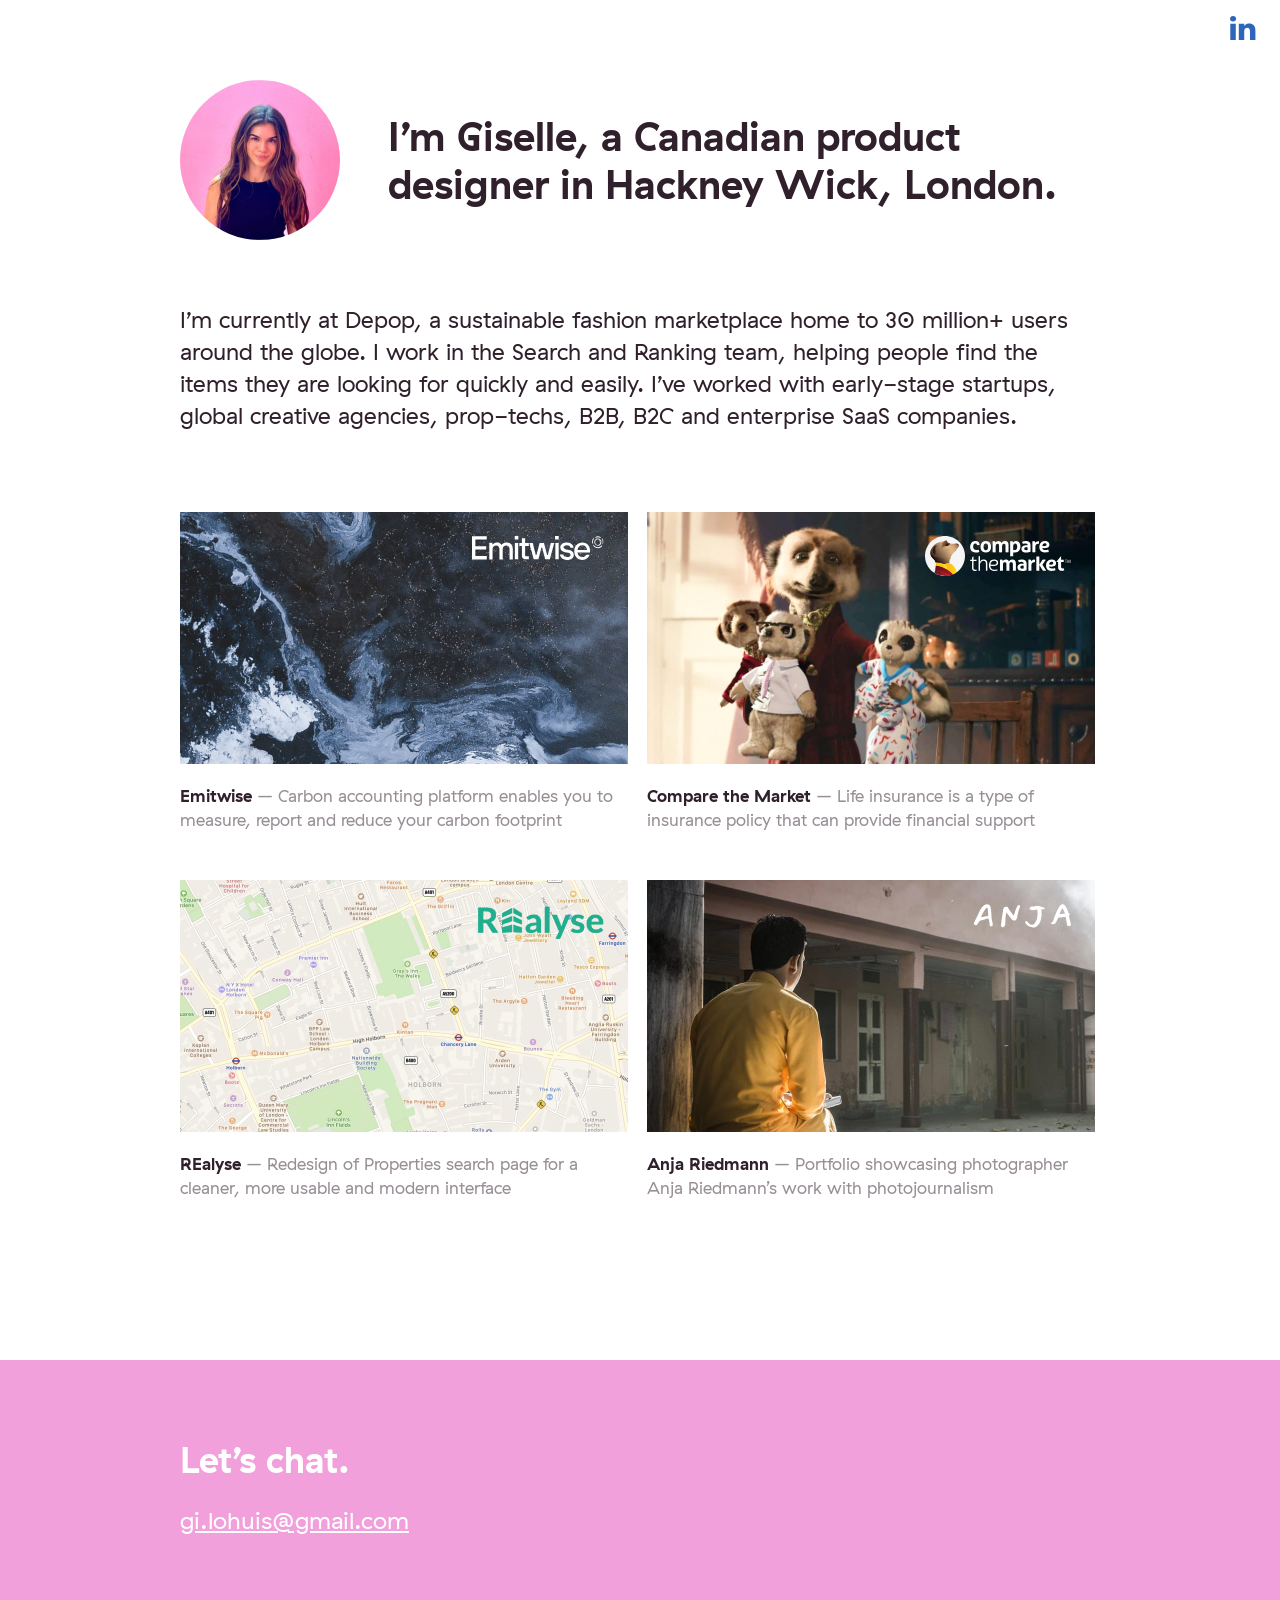
<file: index.html>
<!DOCTYPE html>
<html lang="en">
  <head>
    <title>Giselle Lohuis</title>
    <meta content="I’m Giselle, a Canadian product designer in Hackney Wick, London." property="og:title">
    <meta content="I’m currently at Emitwise, as a generalist, I work end-to-end across ambiguous problems designing ways to future-proof businesses as we accelerate the transition to a net-zero carbon world. I’ve enjoyed working with early-stage startups, global creative agencies, prop-techs, B2B, B2C and an enterprise SaaS companies." property="og:description">
    <meta charset="utf-8" />
    <link rel="stylesheet" href="style.css" />
    <meta name="viewport" content="width=device-width, initial-scale=1.0">
  </head>
  <body>
    <div class="bg">
      <!-- <a class="twitter" href="https://twitter.com/" target="_blank">
        <svg width="28" height="22" fill="none" xmlns="http://www.w3.org/2000/svg"><path fill-rule="evenodd" clip-rule="evenodd" d="M27.07 2.604a11.05 11.05 0 0 1-3.189.875A5.572 5.572 0 0 0 26.323.406a11.116 11.116 0 0 1-3.528 1.349 5.554 5.554 0 0 0-9.461 5.065 15.778 15.778 0 0 1-11.45-5.804 5.529 5.529 0 0 0-.75 2.793c0 1.926.979 3.625 2.47 4.62a5.507 5.507 0 0 1-2.517-.693v.07a5.56 5.56 0 0 0 4.455 5.446 5.604 5.604 0 0 1-2.508.095 5.56 5.56 0 0 0 5.188 3.858A11.154 11.154 0 0 1 0 19.504 15.732 15.732 0 0 0 8.514 22c10.216 0 15.801-8.465 15.801-15.803 0-.241 0-.48-.017-.719a11.337 11.337 0 0 0 2.773-2.875v.001Z" fill="#1DA1F2"/></svg>
        <strong>Twitter</strong>
      </a> -->
      <a class="linkedin" href="https://www.linkedin.com/in/gisellelohuis" target="_blank">
        <svg width="26" height="24" fill="none" xmlns="http://www.w3.org/2000/svg"><path fill-rule="evenodd" clip-rule="evenodd" d="M0 2.797C0 1.989.284 1.322.853.794 1.42.264 2.163 0 3.077 0c.918 0 1.653.265 2.204.794.55.528.832 1.195.843 2.003.013.794-.265 1.46-.835 1.993-.568.534-1.315.801-2.242.801h-.032c-.906 0-1.635-.267-2.187-.8C.275 4.255 0 3.59 0 2.796ZM.315 24V7.799h5.461V24H.315Zm8.474 0c.021-4.349.032-7.875.032-10.577s-.004-4.316-.015-4.84L8.79 7.8h5.445v2.354h-.032c.22-.35.445-.654.678-.916a7.08 7.08 0 0 1 .936-.85c.392-.305.871-.543 1.44-.71.568-.17 1.2-.254 1.894-.254 1.886 0 3.405.618 4.552 1.854 1.148 1.239 1.722 3.05 1.722 5.436V24h-5.445v-8.665c0-1.144-.225-2.04-.67-2.689-.448-.65-1.145-.974-2.095-.974-.695 0-1.278.19-1.746.565-.47.376-.82.842-1.052 1.399-.122.326-.182.768-.182 1.324V24H8.79Z" fill="#2D64BC"/></svg>
        <strong>LinkedIn</strong>
      </a>
      <header>
        <img src="img/giselle.jpg" alt="Giselle Lohuis">
        <h1>I’m Giselle, a Canadian product designer in Hackney Wick, London.</h1>
        <h2>I’m currently at Depop, a sustainable fashion marketplace home to 30 million+ users around the globe. I work in the Search and Ranking team, helping people find the items they are looking for quickly and easily. I’ve worked with early-stage startups, global creative agencies, prop-techs, B2B, B2C and enterprise SaaS companies.</h2>
      </header>
      <ul>
        <li>
          <a href="password.html" target="_blank">
            <img src="img/emitwise@2x.jpg" alt="Abstract earth aerial shot">
            <p><strong>Emitwise</strong> – Carbon accounting platform enables you to measure, report and reduce your carbon footprint</p>
          </a>
        </li>
        <li>
          <a href="password.html" target="_blank">
            <img src="img/ctm@2x.jpg" alt="Aleksandr Orlov the Russian meerkat">
            <p><strong>Compare the Market</strong> – Life insurance is a type of insurance policy that can provide financial support</p>
          </a>
        </li>
        <li>
          <a href="REalyse-Properties-Search/index.html">
            <img src="img/realyse@2x.jpg" alt="Apple Maps view of London">
            <p><strong>REalyse</strong> – Redesign of Properties search page for a cleaner, more usable and modern interface</p>
          </a>
        </li>
        <li>
          <a href="Anja-Riedmann-Portfolio/index.html">
            <img src="img/anja@2x.jpg" alt="Indian man sat in courtyard in the Ganga">
            <p><strong>Anja Riedmann</strong> – Portfolio showcasing photographer Anja Riedmann’s work with photojournalism</p>
          </a>
        </li>
      </ul>
      <footer>
        <section>
          <h3>Let’s chat.</h3>
          <a href="mailto:gi.lohuis@gmail.com">gi.lohuis@gmail.com</a>
        </section>
      </footer>
    </div>
  </body>
</html>
</file>
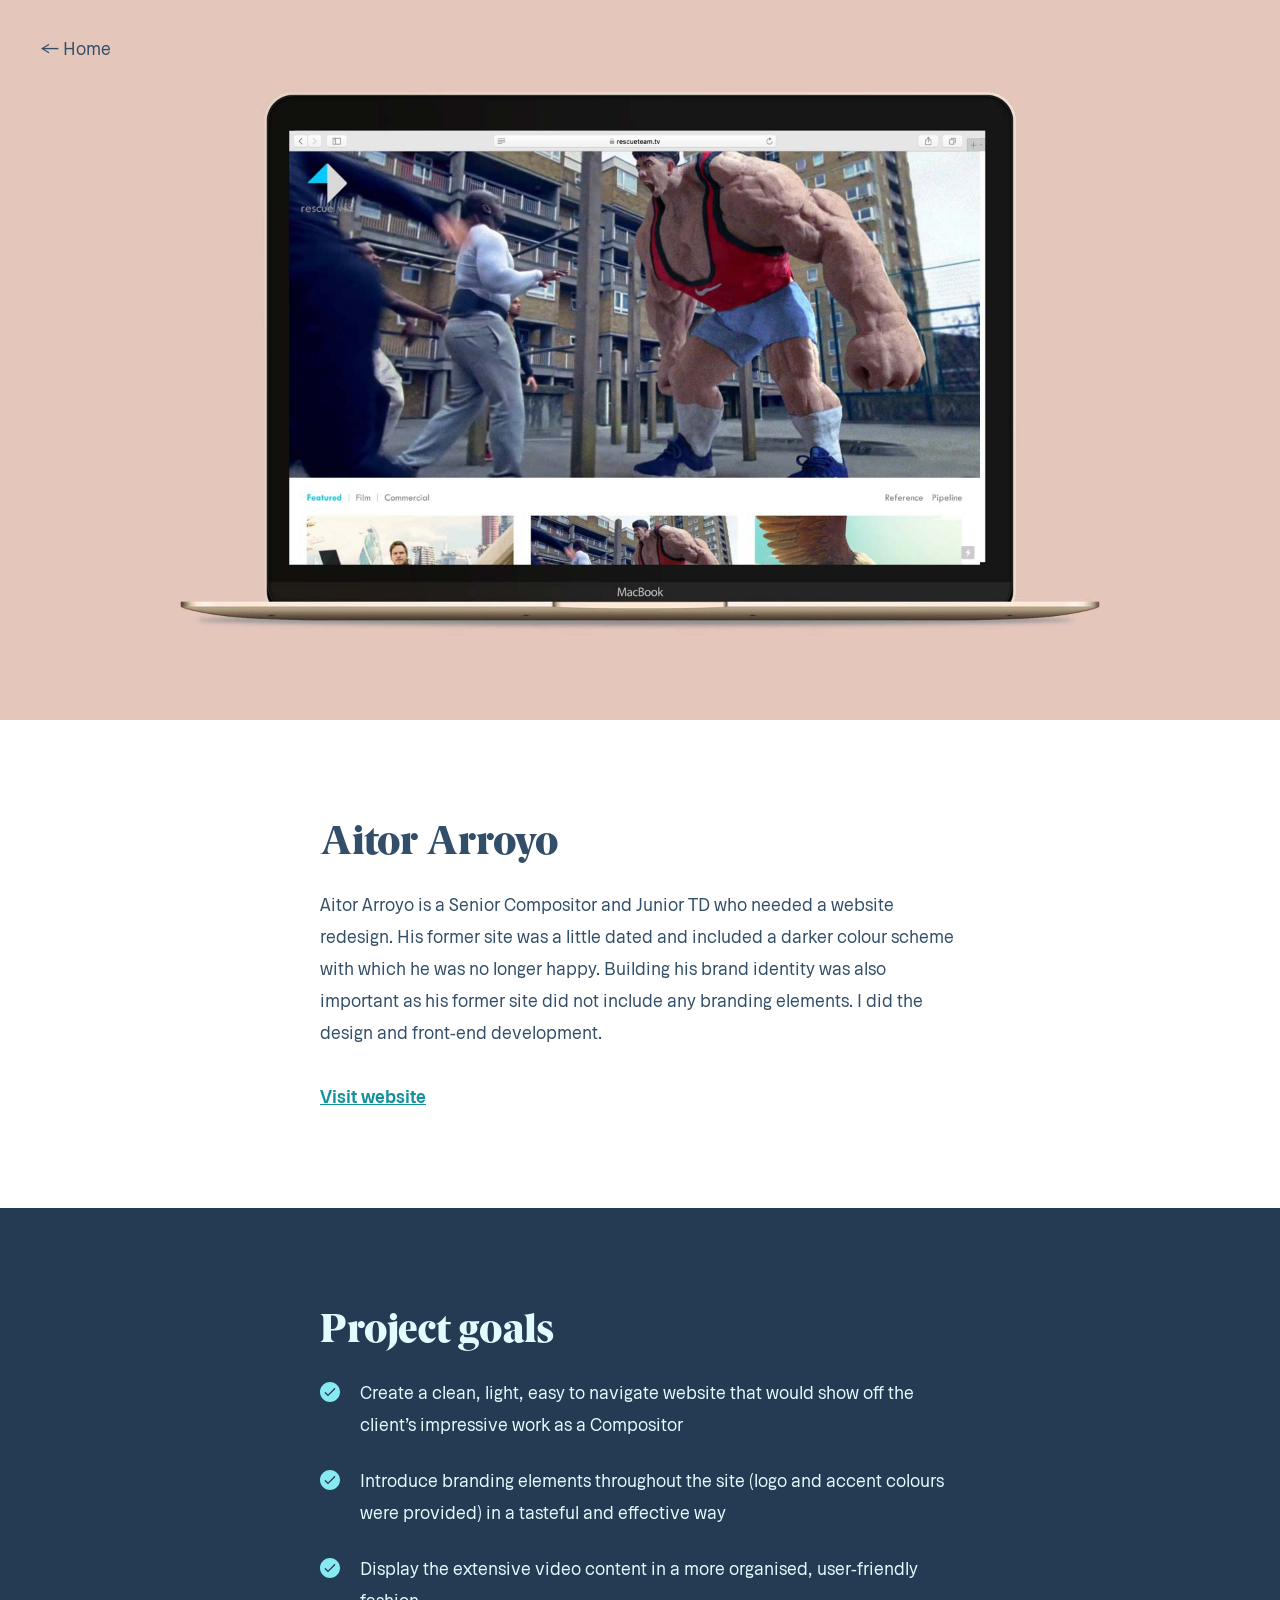
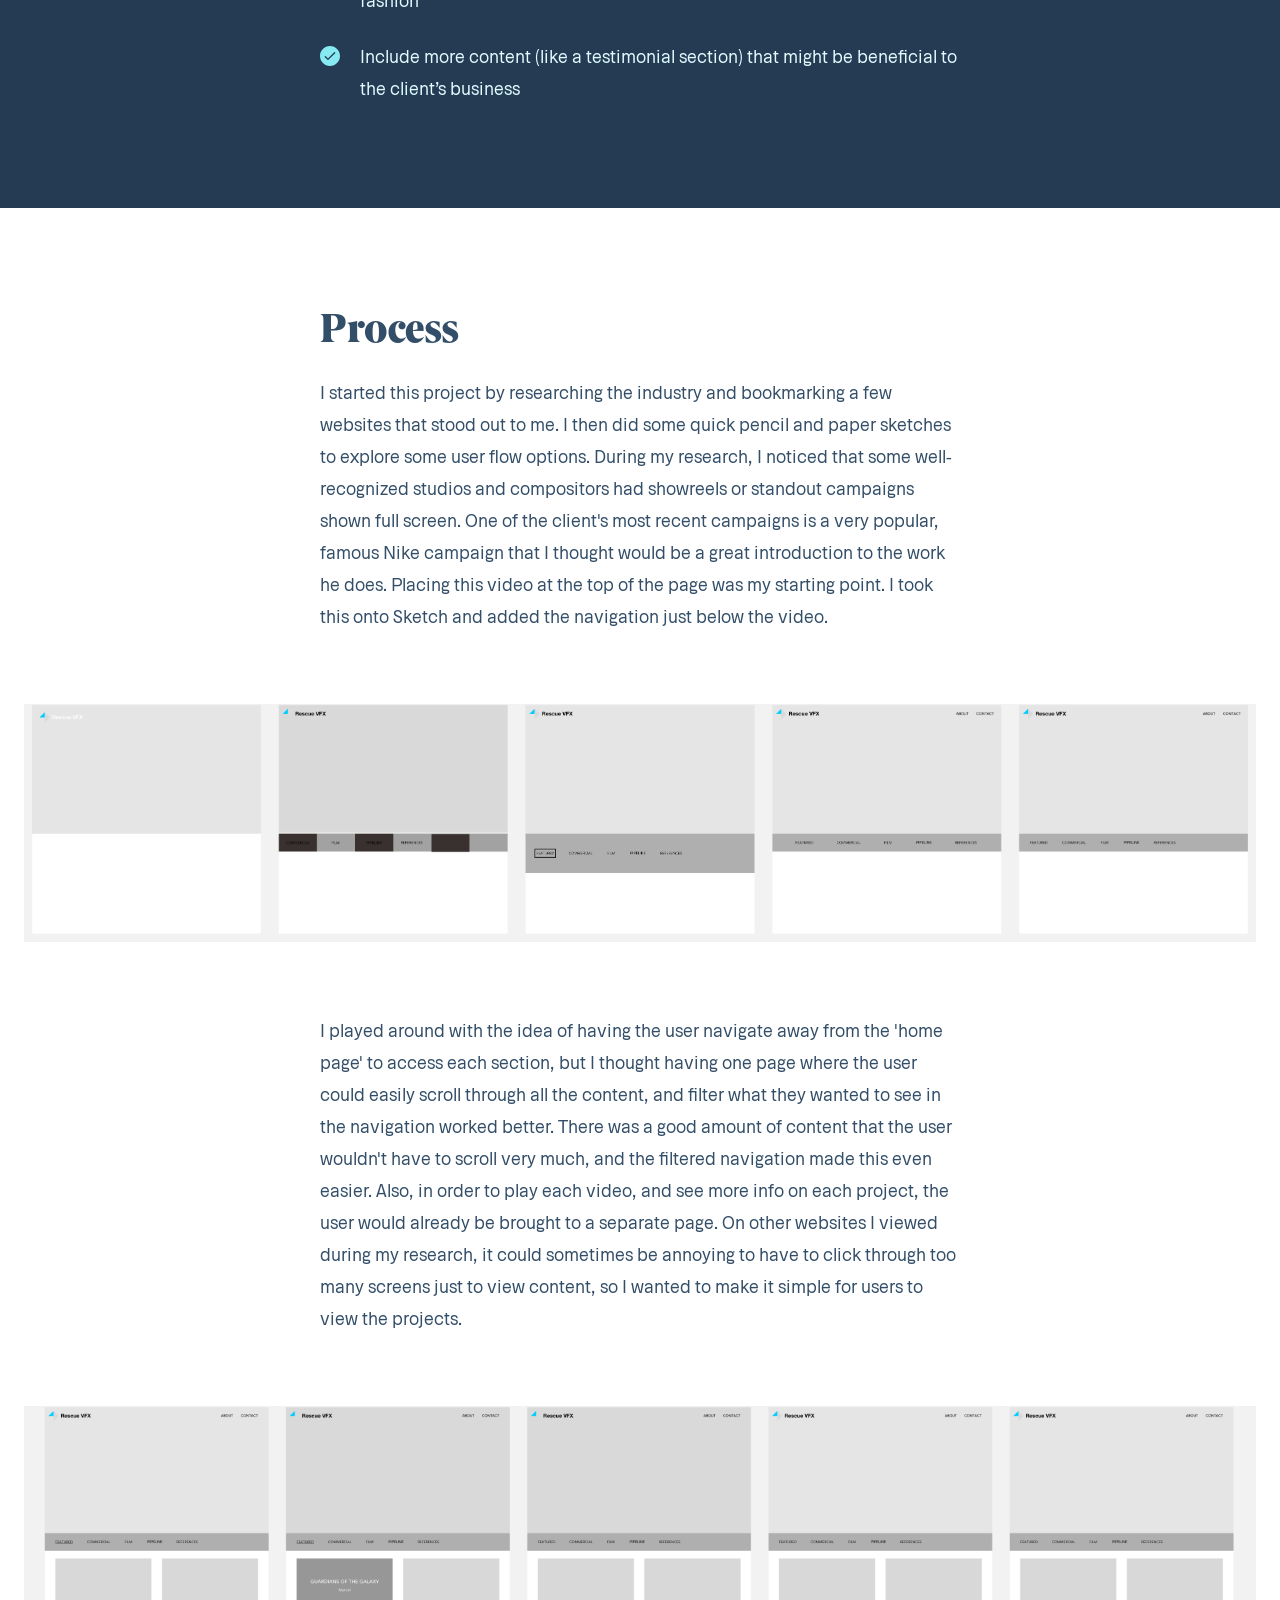
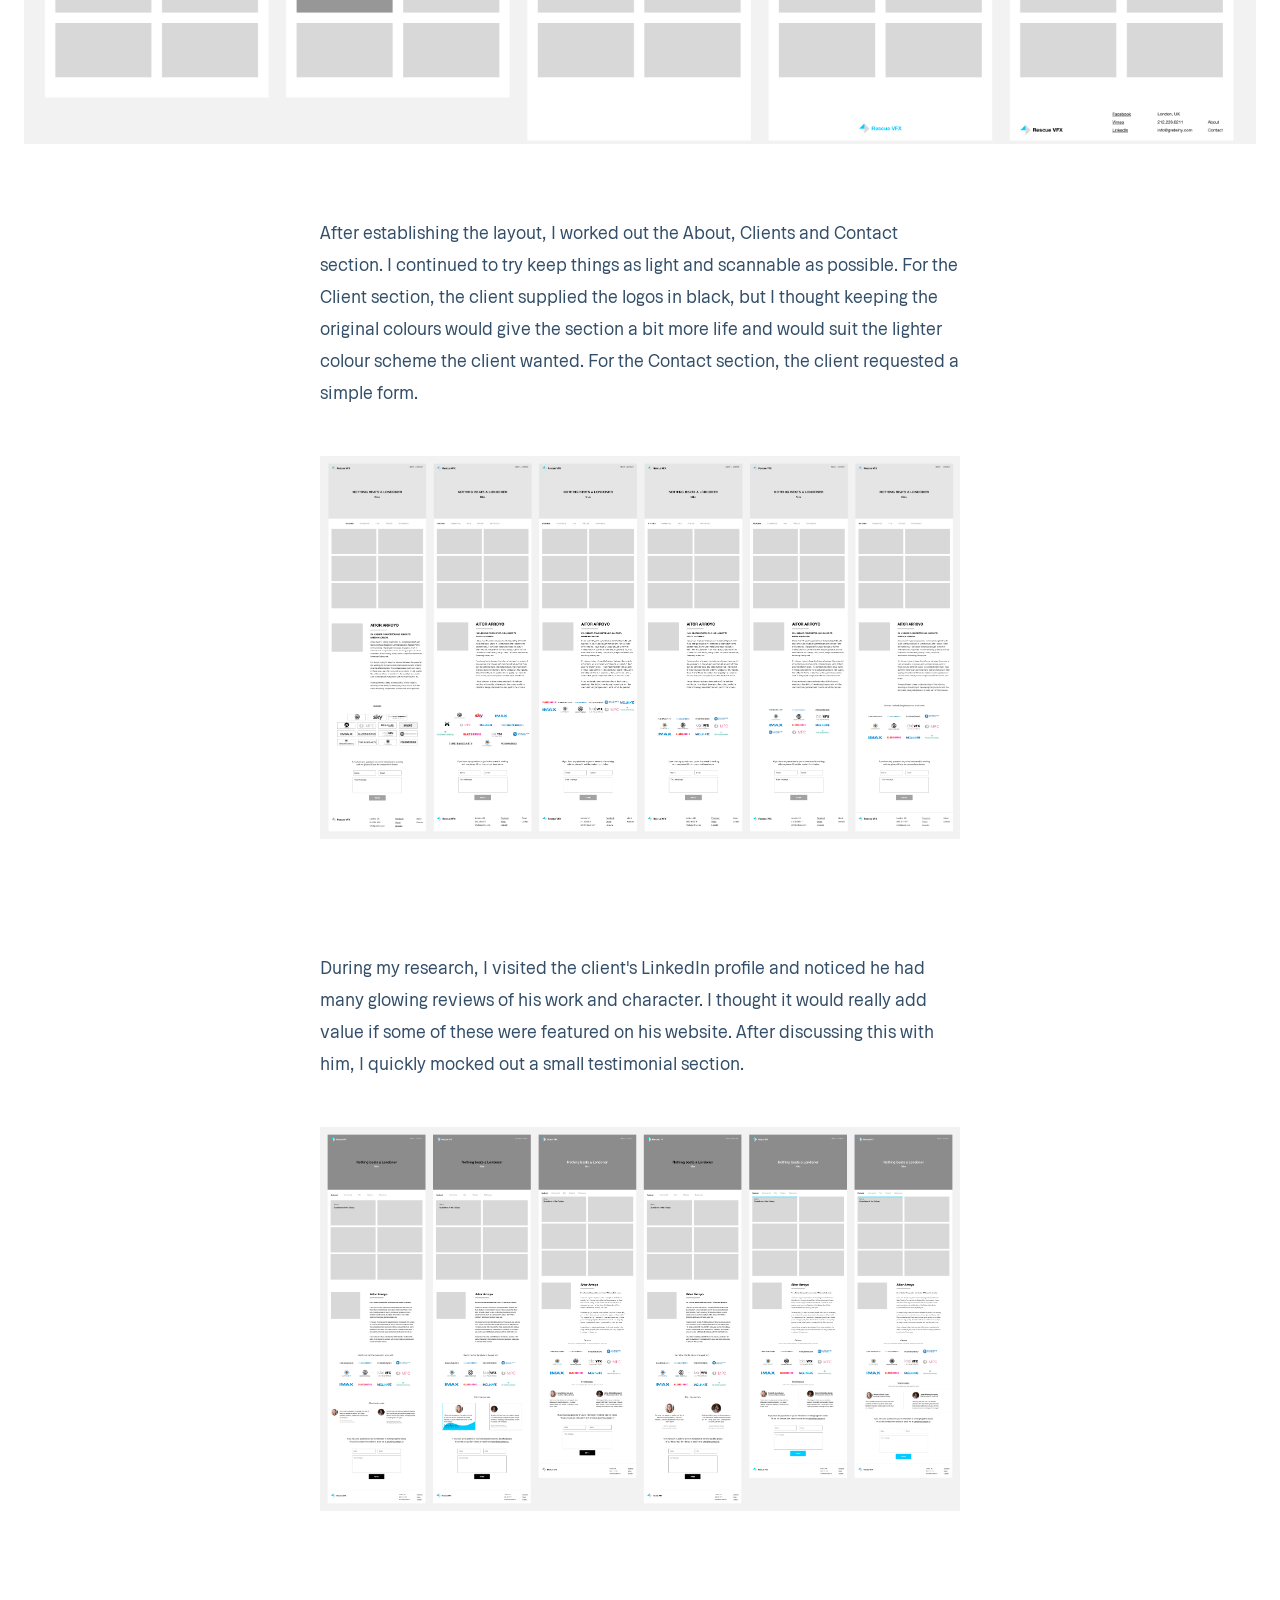
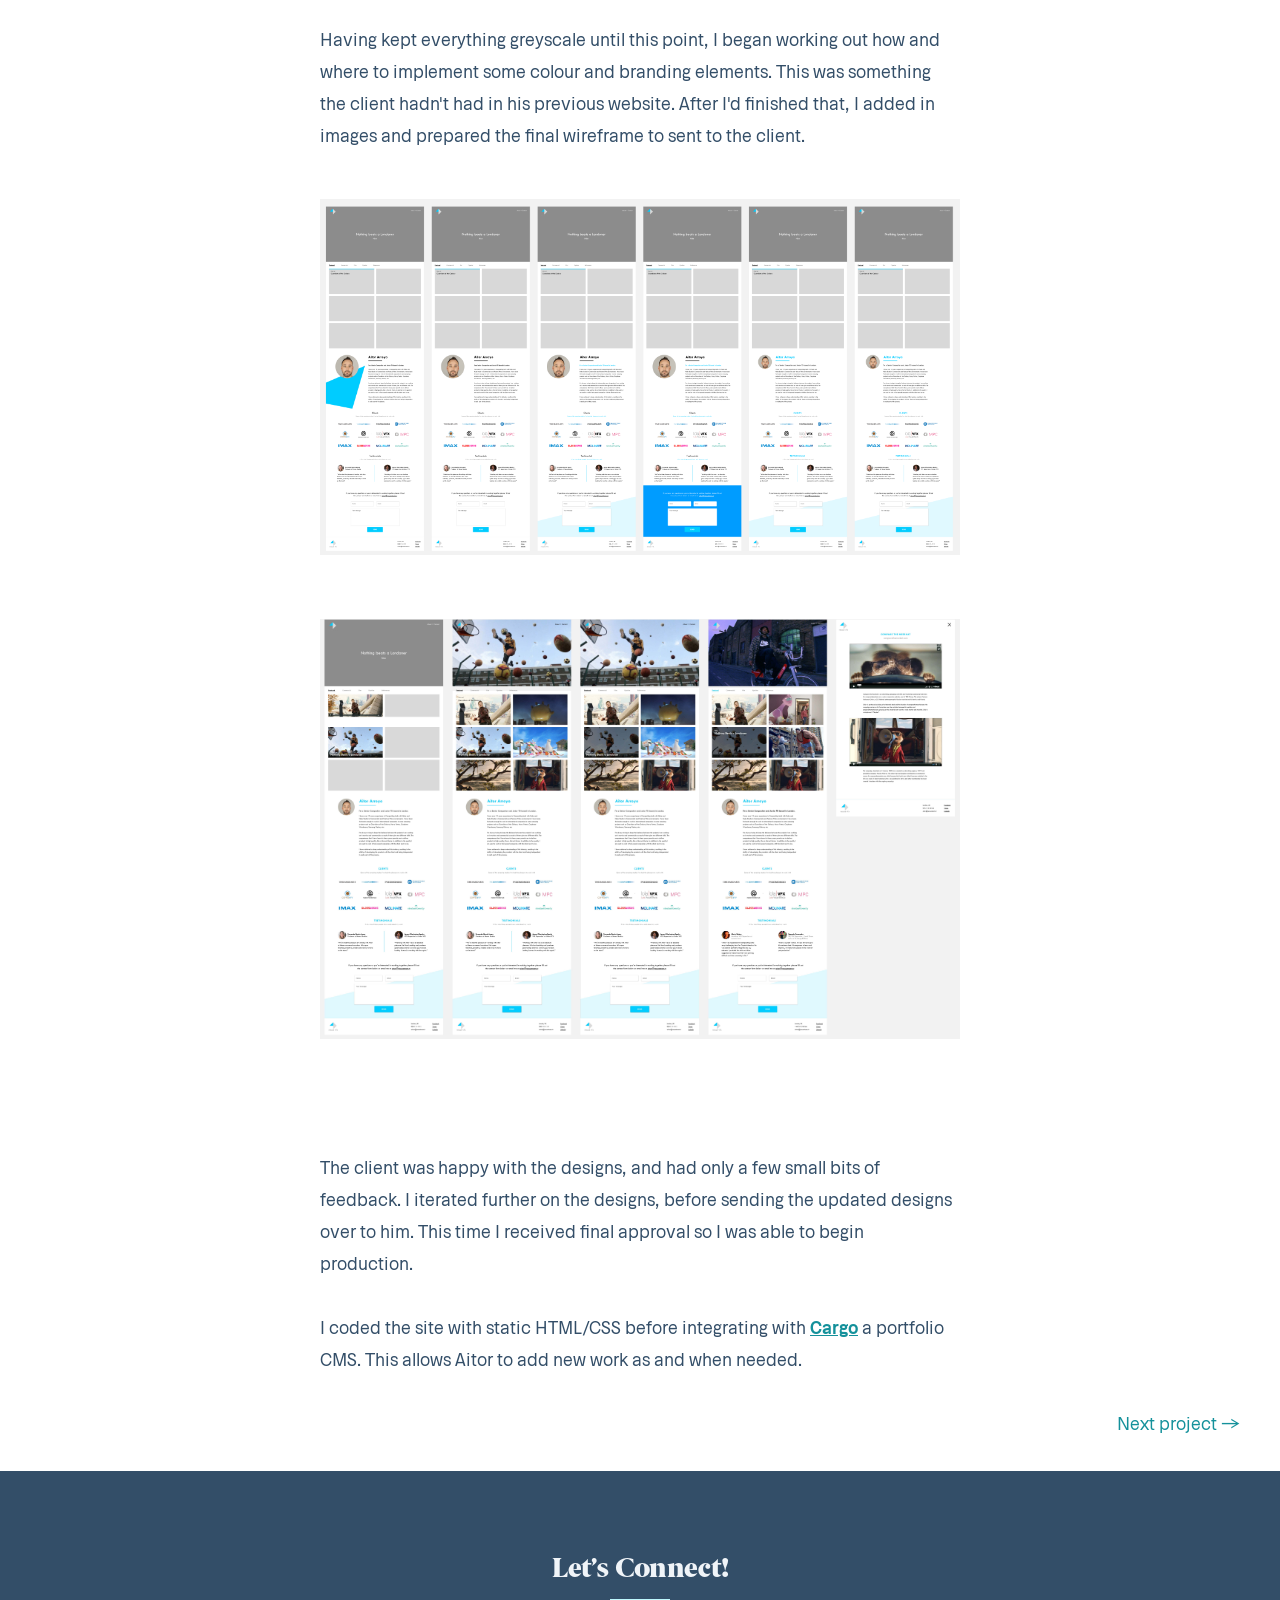
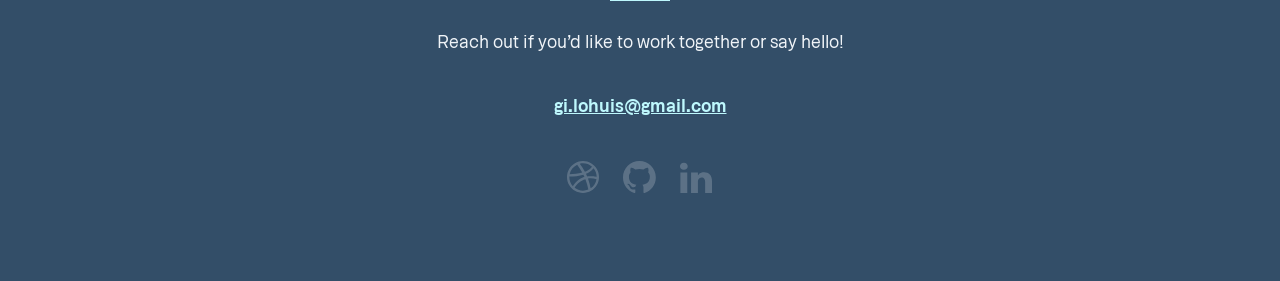
<file: Aitor-Arroyo/index.html>
<!DOCTYPE html>
<html lang="en">
	<head>
		<title>Aitor Arroyo / Giselle Lohuis</title>
		<meta charset="utf-8">
		<link rel="stylesheet" href="../assets/style.css" />
		<link rel="preload" href="../assets/Berlingske-Serif-Black.otf" as="font" type="font/otf">
		<link rel="preload" href="../assets/Okomito-Regular.ttf" as="font" type="font/ttf">
		<link rel="preload" href="../assets/Okomito-Medium.ttf" as="font" type="font/ttf">
		<link rel="preload" href="../assets/Okomito-Bold.ttf" as="font" type="font/ttf">
	</head>
	<body class="case">
		<img class="full" src="assets/hero@2x.jpg">
		<a href="../index.html" class="home">&larr; Home</a>
		<h2>Aitor Arroyo</h2>
		<p>Aitor Arroyo is a Senior Compositor and Junior TD who needed a website redesign. His former site was a little dated and included a darker colour scheme with which he was no longer happy. Building his brand identity was also important as his former site did not include any branding elements. I did the design and front-end development.</p>
		<p><a href="https://rescueteam.tv" target="_blank">Visit website</a></p>
		<section class="colourBlock">
			<h2>Project goals</h2>
			<ol>
				<li>Create a clean, light, easy to navigate website that would show off the client’s impressive work as a Compositor</li>
				<li>Introduce branding elements throughout the site (logo and accent colours were provided) in a tasteful and effective way</li>
				<li>Display the extensive video content in a more organised, user-friendly fashion</li>
				<li>Include more content (like a testimonial section) that might be beneficial to the client’s business</li>
			</ol>
		</section>
		<h2>Process</h2>
		<p>I started this project by researching the industry and bookmarking a few websites that stood out to me. I then did some quick pencil and paper sketches to explore some user flow options. During my research, I noticed that some well-recognized studios and compositors had showreels or standout campaigns shown full screen. One of the client's most recent campaigns is a very popular, famous Nike campaign that I thought would be a great introduction to the work he does. Placing this video at the top of the page was my starting point. I took this onto Sketch and added the navigation just below the video.</p>
		<ul class="images noShadow">
			<li>
				<img src="assets/1.png">
			</li>
		</ul>
		<p>I played around with the idea of having the user navigate away from the 'home page' to access each section, but I thought having one page where the user could easily scroll through all the content, and filter what they wanted to see in the navigation worked better. There was a good amount of content that the user wouldn't have to scroll very much, and the filtered navigation made this even easier. Also, in order to play each video, and see more info on each project, the user would already be brought to a separate page. On other websites I viewed during my research, it could sometimes be annoying to have to click through too many screens just to view content, so I wanted to make it simple for users to view the projects.</p>
		<ul class="images noShadow">
			<li>
				<img src="assets/2.png">
			</li>
		</ul>
		<p>After establishing the layout, I worked out the About, Clients and Contact section. I continued to try keep things as light and scannable as possible. For the Client section, the client supplied the logos in black, but I thought keeping the original colours would give the section a bit more life and would suit the lighter colour scheme the client wanted. For the Contact section, the client requested a simple form.</p>
		<ul class="images noShadow inline">
			<li>
				<img src="assets/3.png">
			</li>
		</ul>
		<p>During my research, I visited the client's LinkedIn profile and noticed he had many glowing reviews of his work and character. I thought it would really add value if some of these were featured on his website. After discussing this with him, I quickly mocked out a small testimonial section.</p>
		<ul class="images noShadow inline">
			<li>
				<img src="assets/4.png">
			</li>
		</ul>
		<p>Having kept everything greyscale until this point, I began working out how and where to implement some colour and branding elements. This was something the client hadn't had in his previous website. After I'd finished that, I added in images and prepared the final wireframe to sent to the client.</p>
		<ul class="images noShadow inline">
			<li>
				<img src="assets/5.png">
			</li>
		</ul>
		<ul class="images noShadow inline">
			<li>
				<img src="assets/6.jpg">
			</li>
		</ul>
		<p>The client was happy with the designs, and had only a few small bits of feedback. I iterated further on the designs, before sending the updated designs over to him. This time I received final approval so I was able to begin production.</p>
		<p>I coded the site with static HTML/CSS before integrating with <a href="https://cargo.site" target="_blank">Cargo</a> a portfolio CMS. This allows Aitor to add new work as and when needed.</p>
		<a href="../REalyse-Properties-Search/index.html" class="next">Next project &rarr;</a>
		<footer>
			<h5>Let’s Connect!</h5>
			<p>Reach out if you’d like to work together or say hello!</p>
			<p><a href="mailto:gi.lohuis@gmail.com">gi.lohuis@gmail.com</a></p>
			<ul>
				<li>
					<a href="https://dribbble.com/gilohuis">
						<svg width="32" height="32" xmlns="http://www.w3.org/2000/svg"><g fill="none" fill-rule="evenodd"><path d="M0 16c0-2.9026667.714667-5.58 2.146667-8.03066667C3.573333 5.516 5.516 3.576 7.968 2.14666667 10.42.71333333 13.097333 0 16 0s5.58.71466667 8.030667 2.14666667C26.484 3.576 28.424 5.51733333 29.854667 7.96933333 31.286667 10.42 32 13.0973333 32 16s-.714667 5.58-2.146667 8.0306667C28.424 26.484 26.482667 28.424 24.030667 29.8546667 21.58 31.2866667 18.902667 32 16 32c-2.902667 0-5.58-.7146667-8.030667-2.1466667C5.516 28.424 3.576 26.4826667 2.145333 24.0306667.713333 21.58 0 18.9026667 0 16zm2.333333 0c0 1.7226667.306667 3.364.917334 4.9266667.610666 1.5626666 1.472 2.9626666 2.582666 4.2.693334-1.2373334 1.552-2.3946667 2.573334-3.4706667 1.02-1.076 2.009333-1.9413333 2.968-2.5933333.96-.6533334 1.866666-1.216 2.72-1.688.853333-.4706667 1.546666-.804 2.073333-1l.770667-.2693334c.056-.0133333.146666-.04.270666-.0733333.125334-.0346667.216-.0666667.270667-.0933333-.293333-.68-.66-1.4506667-1.106667-2.312-4.317333 1.2906666-8.992 1.936-14.018666 1.936C2.341333 15.66 2.333333 15.8053333 2.333333 16zm.293334-2.8133333c4.193333 0 8.4-.5546667 12.622666-1.6666667-1.666666-2.95733333-3.36-5.58266667-5.082666-7.87466667C8.249333 4.54666667 6.626667 5.84 5.293333 7.52 3.96 9.2 3.069333 11.0906667 2.626667 13.1866667zm4.666666 13.3546666c2.552 2.0853334 5.453334 3.1253334 8.706667 3.1253334 1.833333 0 3.610667-.36 5.333333-1.084-.584-3.3466667-1.556-6.8053334-2.917333-10.3733334h-.04l-.042667.02c-.222666.0826667-.52.1973334-.896.344-.373333.1466667-1.076.4853334-2.104 1.02-1.026666.5333334-1.978666 1.104-2.853333 1.7093334-.876.604-1.786667 1.4-2.729333 2.3866666-.946667.984-1.66 2.0133334-2.146667 3.08l-.312-.2266666.001333-.0013334zm5.476-23.81199997c1.82 2.36 3.528 5.01333334 5.125334 7.95999997.96-.3626666 1.861333-.78266663 2.706666-1.26266663.849334-.48 1.52-.90666667 2.013334-1.28.493333-.376.946666-.77333334 1.362666-1.18666667.417334-.41866667.677334-.7.781334-.84533333L25.02 5.74933333c-2.566667-2.27733333-5.576-3.416-9.02-3.416-1.056 0-2.133333.13333334-3.229333.396h-.001334zM18.936 12.7293333c.346667.736.653333 1.396.917333 1.9786667.026667.0853333.073334.2066667.136.3666667.062667.16.114667.2733333.156.344.498667-.0706667 1.016-.12 1.550667-.1466667.533333-.0266667 1.045333-.04 1.533333-.04.484 0 .964.0093333 1.436.0293333.472.0213334.916.0493334 1.333334.084.417333.0346667.809333.072 1.177333.1146667.368.04.701333.0866667 1 .1333333l.76.1266667c.208.0333333.382667.0666667.52.0933333l.209333.04c-.04-3.2213333-1.076-6.06666663-3.104-8.5413333L26.54 7.33333333C26.416 7.5 26.284 7.67066667 26.144 7.844s-.44.48266667-.906667.92666667c-.466666.444-.96.86666666-1.48 1.26000003-.52.396-1.213333.848-2.082666 1.3546666-.866667.5066667-1.781334.9533334-2.74 1.3426667l.001333.0013333zm2.04 4.8333334c1.210667 3.32 2.098667 6.576 2.666667 9.7706666 1.544-1.04 2.826666-2.3573333 3.856-3.9466666 1.026666-1.592 1.693333-3.3306667 2-5.22-2.917334-.8333334-5.757334-1.0346667-8.52-.604H20.976z" fill="#fff"></path></g></svg>
						<strong>Dribbble</strong>
					</a>
				</li>
				<li>
					<a href="https://github.com/GiselleLohuis">
						<svg width="33" height="32" xmlns="http://www.w3.org/2000/svg"><path d="M16.403405 0C7.34568 0 0 7.3446728 0 16.4054189c0 7.2479926 4.700067 13.3962481 11.21893 15.5655098.820774.1510628 1.119879-.3555011 1.119879-.790562 0-.389742-.0141-1.4209973-.022156-2.7896261-4.563104.9909719-5.525877-2.1994742-5.525877-2.1994742-.74625-1.8953345-1.821817-2.3998842-1.821817-2.3998842-1.489479-1.0171561.112793-.9970144.112793-.9970144 1.646585.1158148 2.512678 1.6908961 2.512678 1.6908961 1.463295 2.5066352 3.840016 1.7825409 4.774591 1.3625864.149049-1.0594537.573032-1.7825409 1.041326-2.1924246-3.642627-.4139121-7.472572-1.8218173-7.472572-8.1080435 0-1.7905975.639499-3.2559066 1.688882-4.4019696-.169191-.4149192-.732151-2.08365943.161133-4.34154458 0 0 1.376686-.44110335 4.510735 1.68183238 1.308204-.36456486 2.712081-.54584021 4.106894-.55288981 1.393806.0070496 2.796676.18832495 4.106894.55288981 3.132035-2.12293573 4.506706-1.68183238 4.506706-1.68183238.895299 2.25788515.332338 3.92662538.164155 4.34154458 1.051397 1.146063 1.685861 2.6113721 1.685861 4.4019696 0 6.3023396-3.835988 7.689096-7.489693 8.0949514.588137.5065638 1.112829 1.5076066 1.112829 3.0373691 0 2.1934317-.020142 3.9628805-.020142 4.500664 0 .4390892.296083.9496814 1.127936.7895549 6.513827-2.1742971 11.209866-8.3185243 11.209866-15.5645027C32.809831 7.3446728 25.464151 0 16.403405 0" fill="#fff" fill-rule="evenodd"></path></svg>
						<strong>GitHub</strong>
					</a>
				</li>
				<li>
					<a href="https://www.linkedin.com/in/gisellelohuis">
						<svg width="32" height="32" xmlns="http://www.w3.org/2000/svg"><g fill="none" fill-rule="evenodd"><path d="M0 5.31c0-1.016.357333-1.856 1.073333-2.52.714667-.66666667 1.649334-1 2.8-1 1.154667 0 2.08.33333333 2.773334 1C7.34 3.454 7.694667 4.294 7.708 5.31c.016 1-.333333 1.83733333-1.050667 2.50933333-.714666.672-1.656 1.008-2.822666 1.008h-.04c-1.14 0-2.057334-.336-2.752-1.008C.346667 7.14733333 0 6.31 0 5.31zm.396 26.688V11.606h6.874667v20.392H.396zm10.666667 0c.026666-5.4733333.04-9.912.04-13.3133333 0-3.4-.005334-5.432-.018667-6.0906667l-.021333-.9866667H17.916V14.57h-.04c.277333-.44.56-.8226667.853333-1.152.293334-.3293333.684-.6866667 1.177334-1.0706667C20.4 11.9633333 21.004 11.6646667 21.72 11.454c.714667-.2133333 1.509333-.32 2.384-.32 2.373333 0 4.285333.7786667 5.729333 2.3333333 1.444 1.56 2.166667 3.84 2.166667 6.8426667v11.688h-6.853333V21.0913333c0-1.44-.282667-2.568-.844-3.384-.562667-.8173333-1.44-1.2266666-2.636-1.2266666-.874667 0-1.608.24-2.197334.712-.590666.4733333-1.032 1.06-1.324 1.76-.153333.4106666-.229333.9666666-.229333 1.6666666V31.998h-6.853333z" fill="#fff"></path></g></svg>
						<strong>LinkedIn</strong>
					</a>
				</li>
			</ul>
		</footer>
	</body>
</html>
</file>
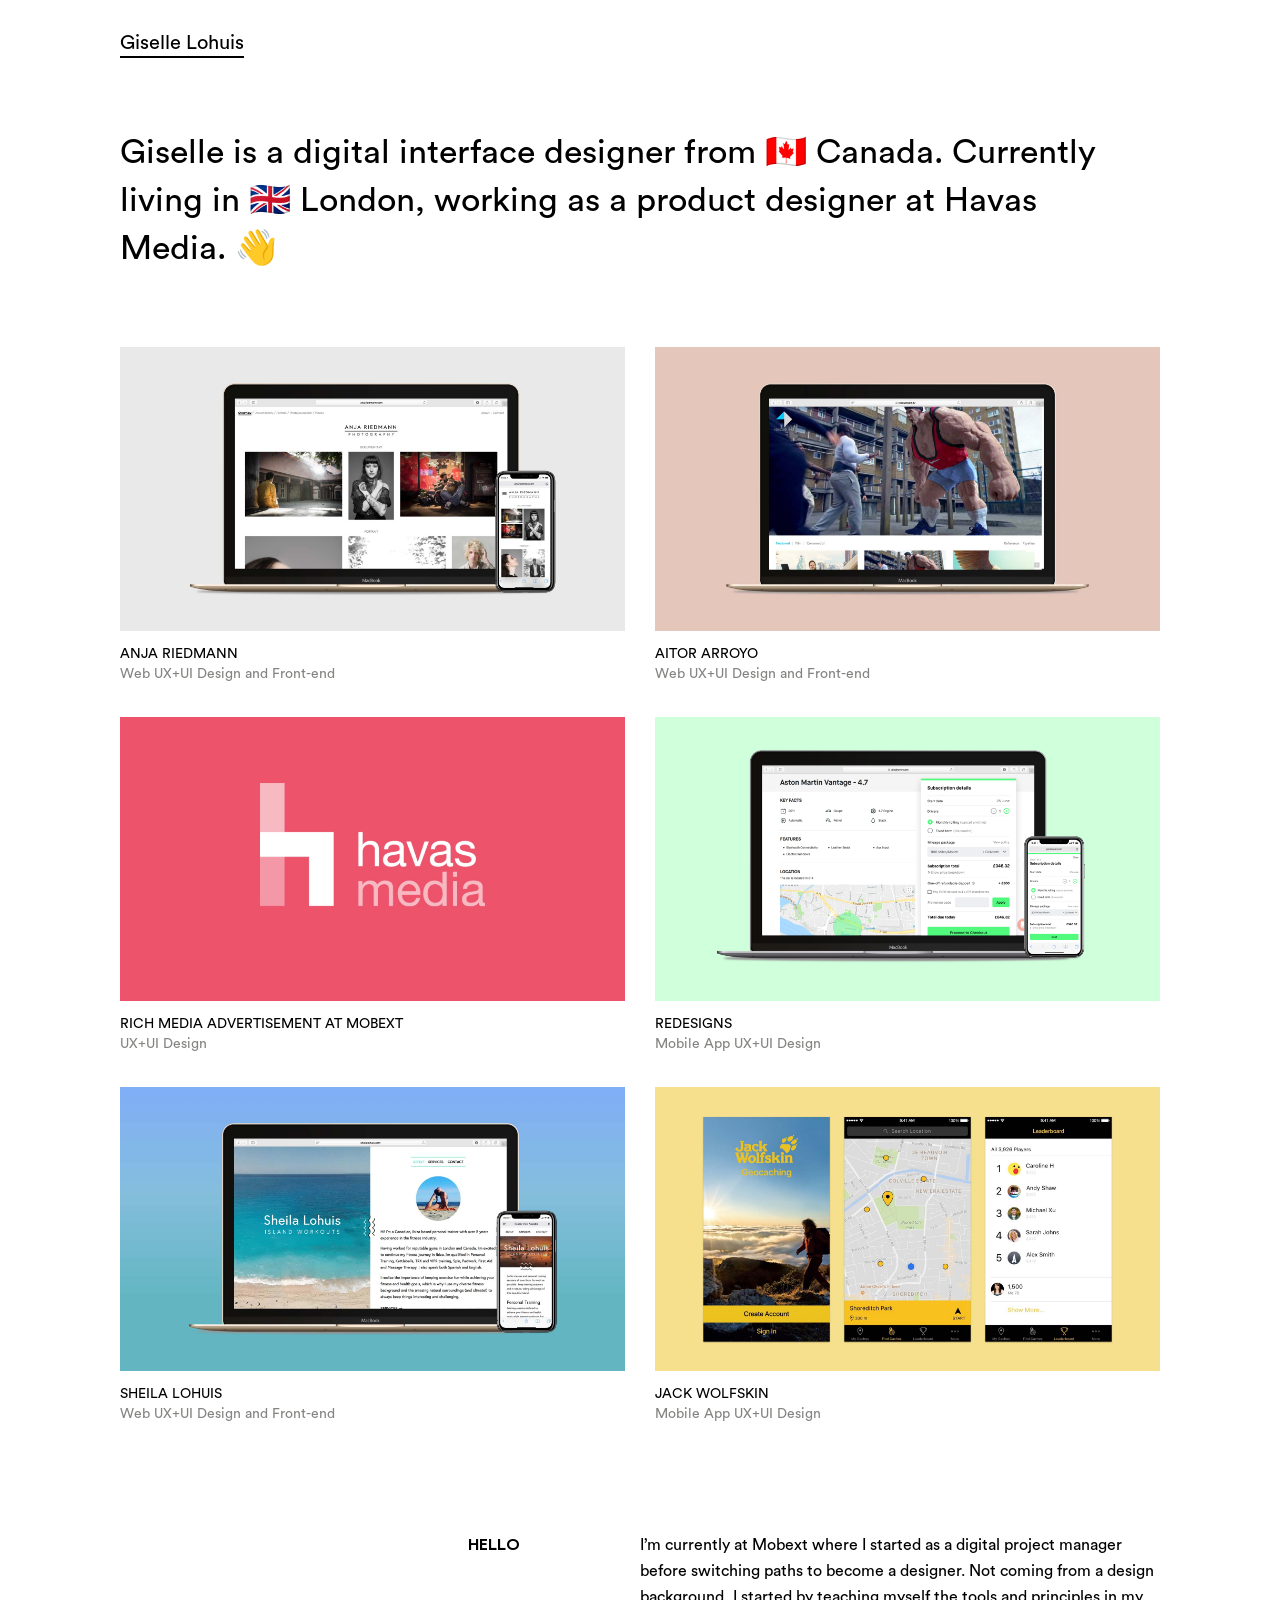
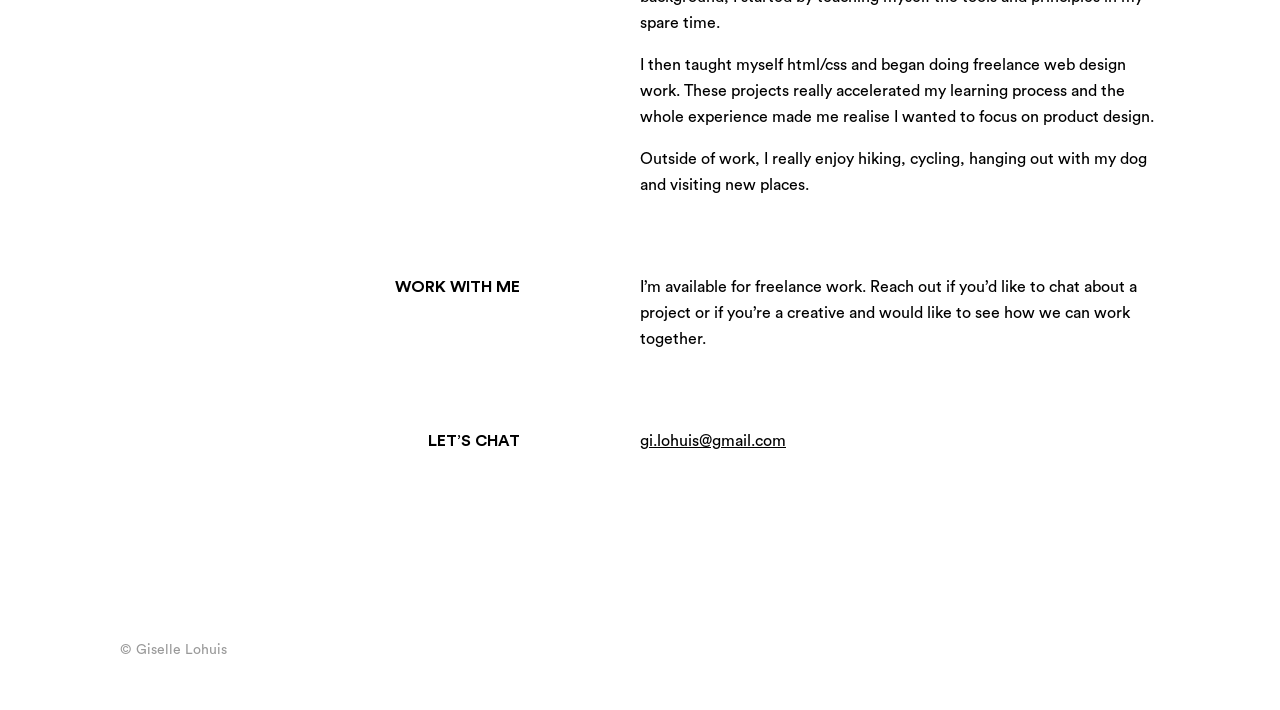
<file: v2/index.html>
<!DOCTYPE html>
<html>
<head>
	<title>Giselle Lohuis Portfolio</title>
	<meta charset="utf-8">
	<link rel="stylesheet" href="style.css"/>
</head>
<body>
	<hgroup>
		<h1>Giselle Lohuis</h1>
	</hgroup>
	<h3>Giselle is a digital interface designer from 🇨🇦  Canada. Currently living in 🇬🇧  London, working as a product designer at Havas Media. 👋 </h3>
	<ul class="work">
		<li>
			<a href="anja.html">
				<img src="images/image11.jpg">
				<h4>Anja Riedmann</h4>
				<h5>Web UX+UI Design and Front-end</h5>
			</a>
		</li>
		<li>
			<a href="aitor.html">
				<img src="images/image7.jpg">
				<h4>Aitor Arroyo</h4>
				<h5>Web UX+UI Design and Front-end</h5>
			</a>
		</li>
		<li>
			<a href="havas.html">
				<img src="images/image0.jpg">
				<h4>Rich Media Advertisement at Mobext</h4>
				<h5>UX+UI Design</h5>
			</a>
		</li>
		<li>
			<a href="redesign.html">
				<img src="images/image8.png">
				<h4>Redesigns</h4>
				<h5>Mobile App UX+UI Design</h5>
			</a>
		</li>
		<li>
			<a href="sheila.html">
				<img src="images/image2.jpg">
				<h4>Sheila Lohuis</h4>
				<h5>Web UX+UI Design and Front-end</h5>
			</a>
		</li>
		<li>
			<a href="jack.html">
				<img src="images/image5.jpg">
				<h4>Jack Wolfskin</h4>
				<h5>Mobile App UX+UI Design</h5>
			</a>
		</li>
	</ul>
	<section class="content">
		<h6>Hello</h6>
		<span class="right50">
			<p>I’m currently at Mobext where I started as a digital project manager before switching paths to become a designer. Not coming from a design background, I started by teaching myself the tools and principles in my spare time.</p>
			<p>I then taught myself html/css and began doing freelance web design work. These projects really accelerated my learning process and the whole experience made me realise I wanted to focus on product design.</p>
			<p>Outside of work, I really enjoy hiking, cycling, hanging out with my dog and visiting new places.</p>
		</span>
		<h6>Work with me</h6>
		<span class="right50">
			<p>I’m available for freelance work. Reach out if you’d like to chat about a project or if you’re a creative and would like to see how we can work together.</p>
		</span>
		<h6>Let’s chat</h6>
		<span class="right50">
			<p><a href="mailto:gi.lohuis@gmail.com">gi.lohuis@gmail.com</a></p>
		</span>
	</section>
	<footer>
		<h6>&copy; Giselle Lohuis<h6>
	</footer>
</body>
</html>
</file>
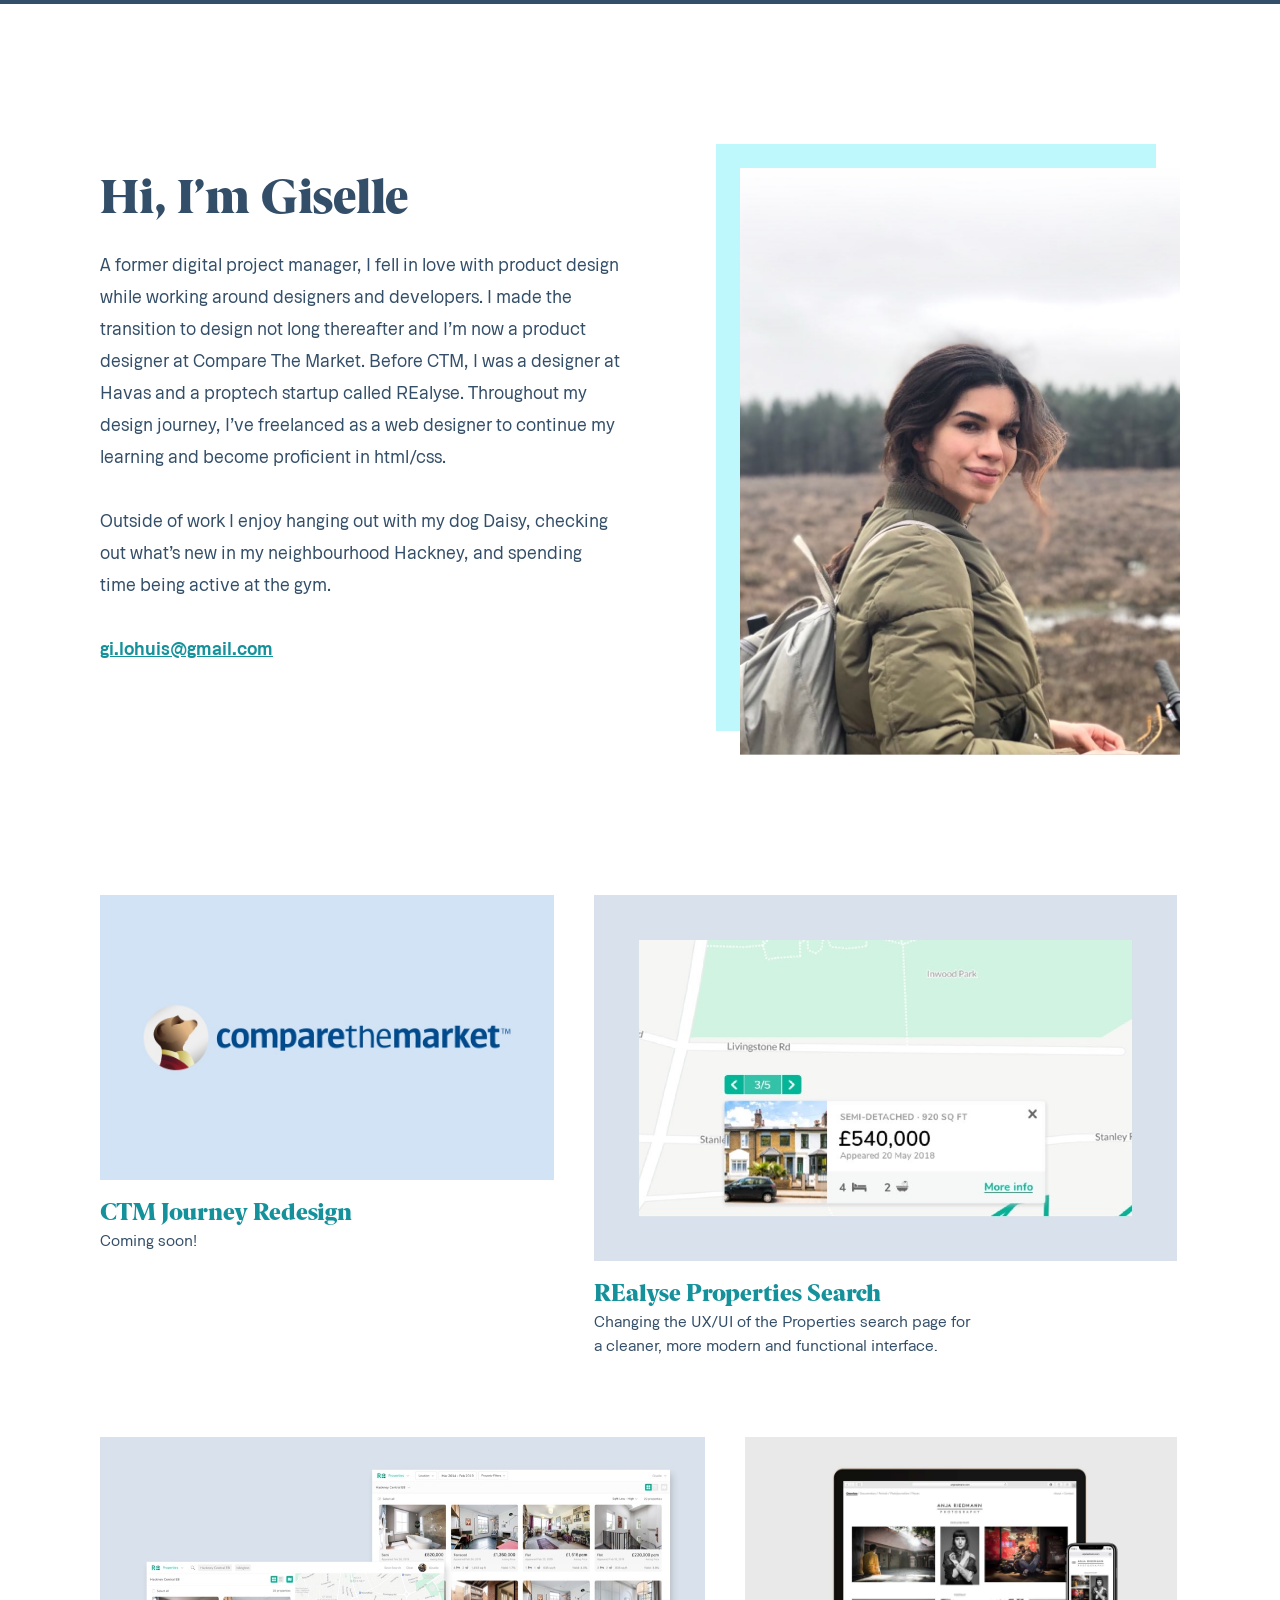
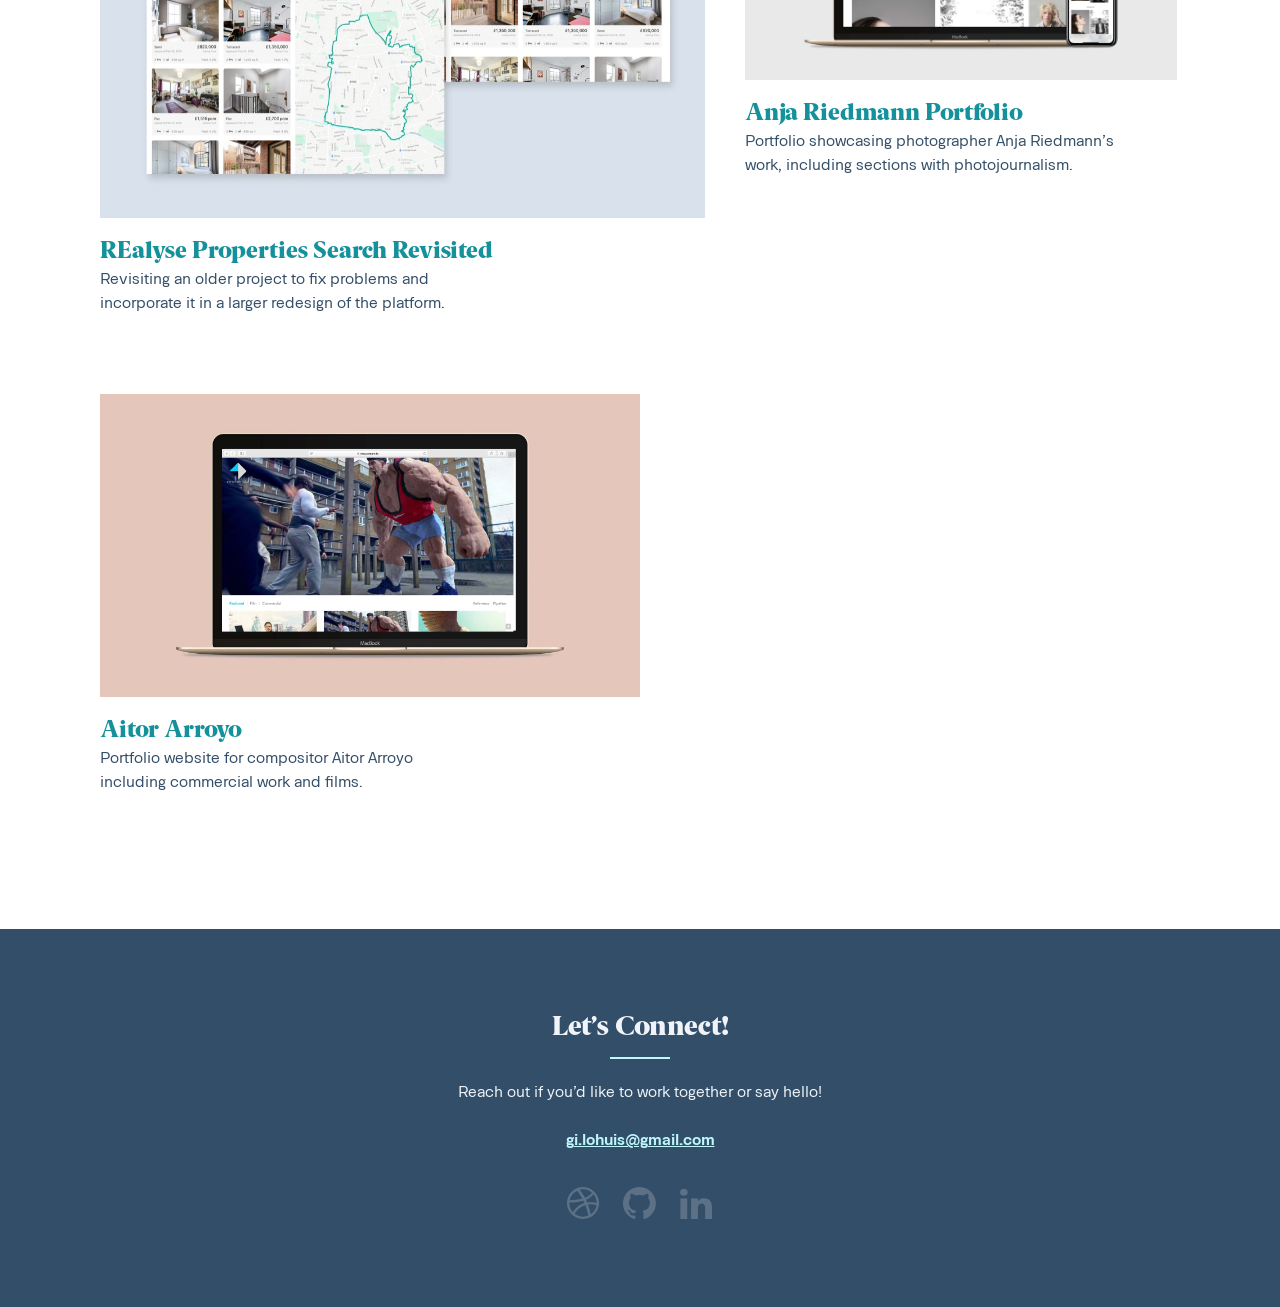
<file: v3/index.html>
<!DOCTYPE html>
<html lang="en">
	<head>
		<title>Giselle Lohuis, Product Designer</title>
		<meta name="description" content="UX/UI designer in Hackney, London">
		<meta charset="utf-8">
		<link rel="stylesheet" href="assets/style.css" />
		<link rel="preload" href="assets/Berlingske-Serif-Black.otf" as="font" type="font/otf">
		<link rel="preload" href="assets/Okomito-Regular.ttf" as="font" type="font/ttf">
		<link rel="preload" href="assets/Okomito-Medium.ttf" as="font" type="font/ttf">
		<link rel="preload" href="assets/Okomito-Bold.ttf" as="font" type="font/ttf">
	</head>
	<body>
		<div class="container">
			<section class="me">
				<img src="assets/me.jpg">
			</section>
			<h1>Hi, I’m Giselle</h1>
			<p>A former digital project manager, I fell in love with product design while working around designers and developers. I made the transition to design not long thereafter and I’m now a product designer at Compare The Market. Before CTM, I was a designer at Havas and a proptech startup called REalyse. Throughout my design journey, I’ve freelanced as a web designer to continue my learning and become proficient in html/css.</p>
			<p>Outside of work I enjoy hanging out with my dog Daisy, checking out what’s new in my neighbourhood Hackney, and spending time being active at the gym.</p>
			<p><a href="mailto:gi.lohuis@gmail.com">gi.lohuis@gmail.com</a></p>
			<ol class="cases">
				<li>
					<a href="#">
						<img src="assets/case10.jpg">
						<h4>CTM Journey Redesign</h4>
						<p>Coming soon!</p>
					</a>
				</li>
				<li>
					<a href="REalyse-Properties-Search/index.html">
						<img src="assets/case1.jpg">
						<h4>REalyse Properties Search</h4>
						<p>Changing the UX/UI of the Properties search page for a cleaner, more modern and functional interface.</p>
					</a>
				</li>
				<li>
					<a href="REalyse-Properties-Revisited/index.html">
						<img src="assets/case5.jpg">
						<h4>REalyse Properties Search Revisited</h4>
						<p>Revisiting an older project to fix problems and incorporate it in a larger redesign of the platform.</p>
					</a>
				</li>
				<li>
					<a href="Anja-Riedmann-Portfolio/index.html">
						<img src="assets/case3.jpg">
						<h4>Anja Riedmann Portfolio</h4>
						<p>Portfolio showcasing photographer Anja Riedmann’s work, including sections with photojournalism.</p>
					</a>
				</li>
				<li>
					<a href="Aitor-Arroyo/index.html">
						<img src="assets/case4.jpg">
						<h4>Aitor Arroyo</h4>
						<p>Portfolio website for compositor Aitor Arroyo including commercial work and films.</p>
					</a>
				</li>
			</ol>
		</div>
		<footer>
			<h5>Let’s Connect!</h5>
			<p>Reach out if you’d like to work together or say hello!</p>
			<p><a href="mailto:gi.lohuis@gmail.com">gi.lohuis@gmail.com</a></p>
			<ul>
				<li>
					<a href="https://dribbble.com/gilohuis">
						<svg width="32" height="32" xmlns="http://www.w3.org/2000/svg"><g fill="none" fill-rule="evenodd"><path d="M0 16c0-2.9026667.714667-5.58 2.146667-8.03066667C3.573333 5.516 5.516 3.576 7.968 2.14666667 10.42.71333333 13.097333 0 16 0s5.58.71466667 8.030667 2.14666667C26.484 3.576 28.424 5.51733333 29.854667 7.96933333 31.286667 10.42 32 13.0973333 32 16s-.714667 5.58-2.146667 8.0306667C28.424 26.484 26.482667 28.424 24.030667 29.8546667 21.58 31.2866667 18.902667 32 16 32c-2.902667 0-5.58-.7146667-8.030667-2.1466667C5.516 28.424 3.576 26.4826667 2.145333 24.0306667.713333 21.58 0 18.9026667 0 16zm2.333333 0c0 1.7226667.306667 3.364.917334 4.9266667.610666 1.5626666 1.472 2.9626666 2.582666 4.2.693334-1.2373334 1.552-2.3946667 2.573334-3.4706667 1.02-1.076 2.009333-1.9413333 2.968-2.5933333.96-.6533334 1.866666-1.216 2.72-1.688.853333-.4706667 1.546666-.804 2.073333-1l.770667-.2693334c.056-.0133333.146666-.04.270666-.0733333.125334-.0346667.216-.0666667.270667-.0933333-.293333-.68-.66-1.4506667-1.106667-2.312-4.317333 1.2906666-8.992 1.936-14.018666 1.936C2.341333 15.66 2.333333 15.8053333 2.333333 16zm.293334-2.8133333c4.193333 0 8.4-.5546667 12.622666-1.6666667-1.666666-2.95733333-3.36-5.58266667-5.082666-7.87466667C8.249333 4.54666667 6.626667 5.84 5.293333 7.52 3.96 9.2 3.069333 11.0906667 2.626667 13.1866667zm4.666666 13.3546666c2.552 2.0853334 5.453334 3.1253334 8.706667 3.1253334 1.833333 0 3.610667-.36 5.333333-1.084-.584-3.3466667-1.556-6.8053334-2.917333-10.3733334h-.04l-.042667.02c-.222666.0826667-.52.1973334-.896.344-.373333.1466667-1.076.4853334-2.104 1.02-1.026666.5333334-1.978666 1.104-2.853333 1.7093334-.876.604-1.786667 1.4-2.729333 2.3866666-.946667.984-1.66 2.0133334-2.146667 3.08l-.312-.2266666.001333-.0013334zm5.476-23.81199997c1.82 2.36 3.528 5.01333334 5.125334 7.95999997.96-.3626666 1.861333-.78266663 2.706666-1.26266663.849334-.48 1.52-.90666667 2.013334-1.28.493333-.376.946666-.77333334 1.362666-1.18666667.417334-.41866667.677334-.7.781334-.84533333L25.02 5.74933333c-2.566667-2.27733333-5.576-3.416-9.02-3.416-1.056 0-2.133333.13333334-3.229333.396h-.001334zM18.936 12.7293333c.346667.736.653333 1.396.917333 1.9786667.026667.0853333.073334.2066667.136.3666667.062667.16.114667.2733333.156.344.498667-.0706667 1.016-.12 1.550667-.1466667.533333-.0266667 1.045333-.04 1.533333-.04.484 0 .964.0093333 1.436.0293333.472.0213334.916.0493334 1.333334.084.417333.0346667.809333.072 1.177333.1146667.368.04.701333.0866667 1 .1333333l.76.1266667c.208.0333333.382667.0666667.52.0933333l.209333.04c-.04-3.2213333-1.076-6.06666663-3.104-8.5413333L26.54 7.33333333C26.416 7.5 26.284 7.67066667 26.144 7.844s-.44.48266667-.906667.92666667c-.466666.444-.96.86666666-1.48 1.26000003-.52.396-1.213333.848-2.082666 1.3546666-.866667.5066667-1.781334.9533334-2.74 1.3426667l.001333.0013333zm2.04 4.8333334c1.210667 3.32 2.098667 6.576 2.666667 9.7706666 1.544-1.04 2.826666-2.3573333 3.856-3.9466666 1.026666-1.592 1.693333-3.3306667 2-5.22-2.917334-.8333334-5.757334-1.0346667-8.52-.604H20.976z" fill="#fff"></path></g></svg>
						<strong>Dribbble</strong>
					</a>
				</li>
				<li>
					<a href="https://github.com/GiselleLohuis">
						<svg width="33" height="32" xmlns="http://www.w3.org/2000/svg"><path d="M16.403405 0C7.34568 0 0 7.3446728 0 16.4054189c0 7.2479926 4.700067 13.3962481 11.21893 15.5655098.820774.1510628 1.119879-.3555011 1.119879-.790562 0-.389742-.0141-1.4209973-.022156-2.7896261-4.563104.9909719-5.525877-2.1994742-5.525877-2.1994742-.74625-1.8953345-1.821817-2.3998842-1.821817-2.3998842-1.489479-1.0171561.112793-.9970144.112793-.9970144 1.646585.1158148 2.512678 1.6908961 2.512678 1.6908961 1.463295 2.5066352 3.840016 1.7825409 4.774591 1.3625864.149049-1.0594537.573032-1.7825409 1.041326-2.1924246-3.642627-.4139121-7.472572-1.8218173-7.472572-8.1080435 0-1.7905975.639499-3.2559066 1.688882-4.4019696-.169191-.4149192-.732151-2.08365943.161133-4.34154458 0 0 1.376686-.44110335 4.510735 1.68183238 1.308204-.36456486 2.712081-.54584021 4.106894-.55288981 1.393806.0070496 2.796676.18832495 4.106894.55288981 3.132035-2.12293573 4.506706-1.68183238 4.506706-1.68183238.895299 2.25788515.332338 3.92662538.164155 4.34154458 1.051397 1.146063 1.685861 2.6113721 1.685861 4.4019696 0 6.3023396-3.835988 7.689096-7.489693 8.0949514.588137.5065638 1.112829 1.5076066 1.112829 3.0373691 0 2.1934317-.020142 3.9628805-.020142 4.500664 0 .4390892.296083.9496814 1.127936.7895549 6.513827-2.1742971 11.209866-8.3185243 11.209866-15.5645027C32.809831 7.3446728 25.464151 0 16.403405 0" fill="#fff" fill-rule="evenodd"></path></svg>
						<strong>GitHub</strong>
					</a>
				</li>
				<li>
					<a href="https://www.linkedin.com/in/gisellelohuis">
						<svg width="32" height="32" xmlns="http://www.w3.org/2000/svg"><g fill="none" fill-rule="evenodd"><path d="M0 5.31c0-1.016.357333-1.856 1.073333-2.52.714667-.66666667 1.649334-1 2.8-1 1.154667 0 2.08.33333333 2.773334 1C7.34 3.454 7.694667 4.294 7.708 5.31c.016 1-.333333 1.83733333-1.050667 2.50933333-.714666.672-1.656 1.008-2.822666 1.008h-.04c-1.14 0-2.057334-.336-2.752-1.008C.346667 7.14733333 0 6.31 0 5.31zm.396 26.688V11.606h6.874667v20.392H.396zm10.666667 0c.026666-5.4733333.04-9.912.04-13.3133333 0-3.4-.005334-5.432-.018667-6.0906667l-.021333-.9866667H17.916V14.57h-.04c.277333-.44.56-.8226667.853333-1.152.293334-.3293333.684-.6866667 1.177334-1.0706667C20.4 11.9633333 21.004 11.6646667 21.72 11.454c.714667-.2133333 1.509333-.32 2.384-.32 2.373333 0 4.285333.7786667 5.729333 2.3333333 1.444 1.56 2.166667 3.84 2.166667 6.8426667v11.688h-6.853333V21.0913333c0-1.44-.282667-2.568-.844-3.384-.562667-.8173333-1.44-1.2266666-2.636-1.2266666-.874667 0-1.608.24-2.197334.712-.590666.4733333-1.032 1.06-1.324 1.76-.153333.4106666-.229333.9666666-.229333 1.6666666V31.998h-6.853333z" fill="#fff"></path></g></svg>
						<strong>LinkedIn</strong>
					</a>
				</li>
			</ul>
		</footer>
	</body>
</html>
</file>
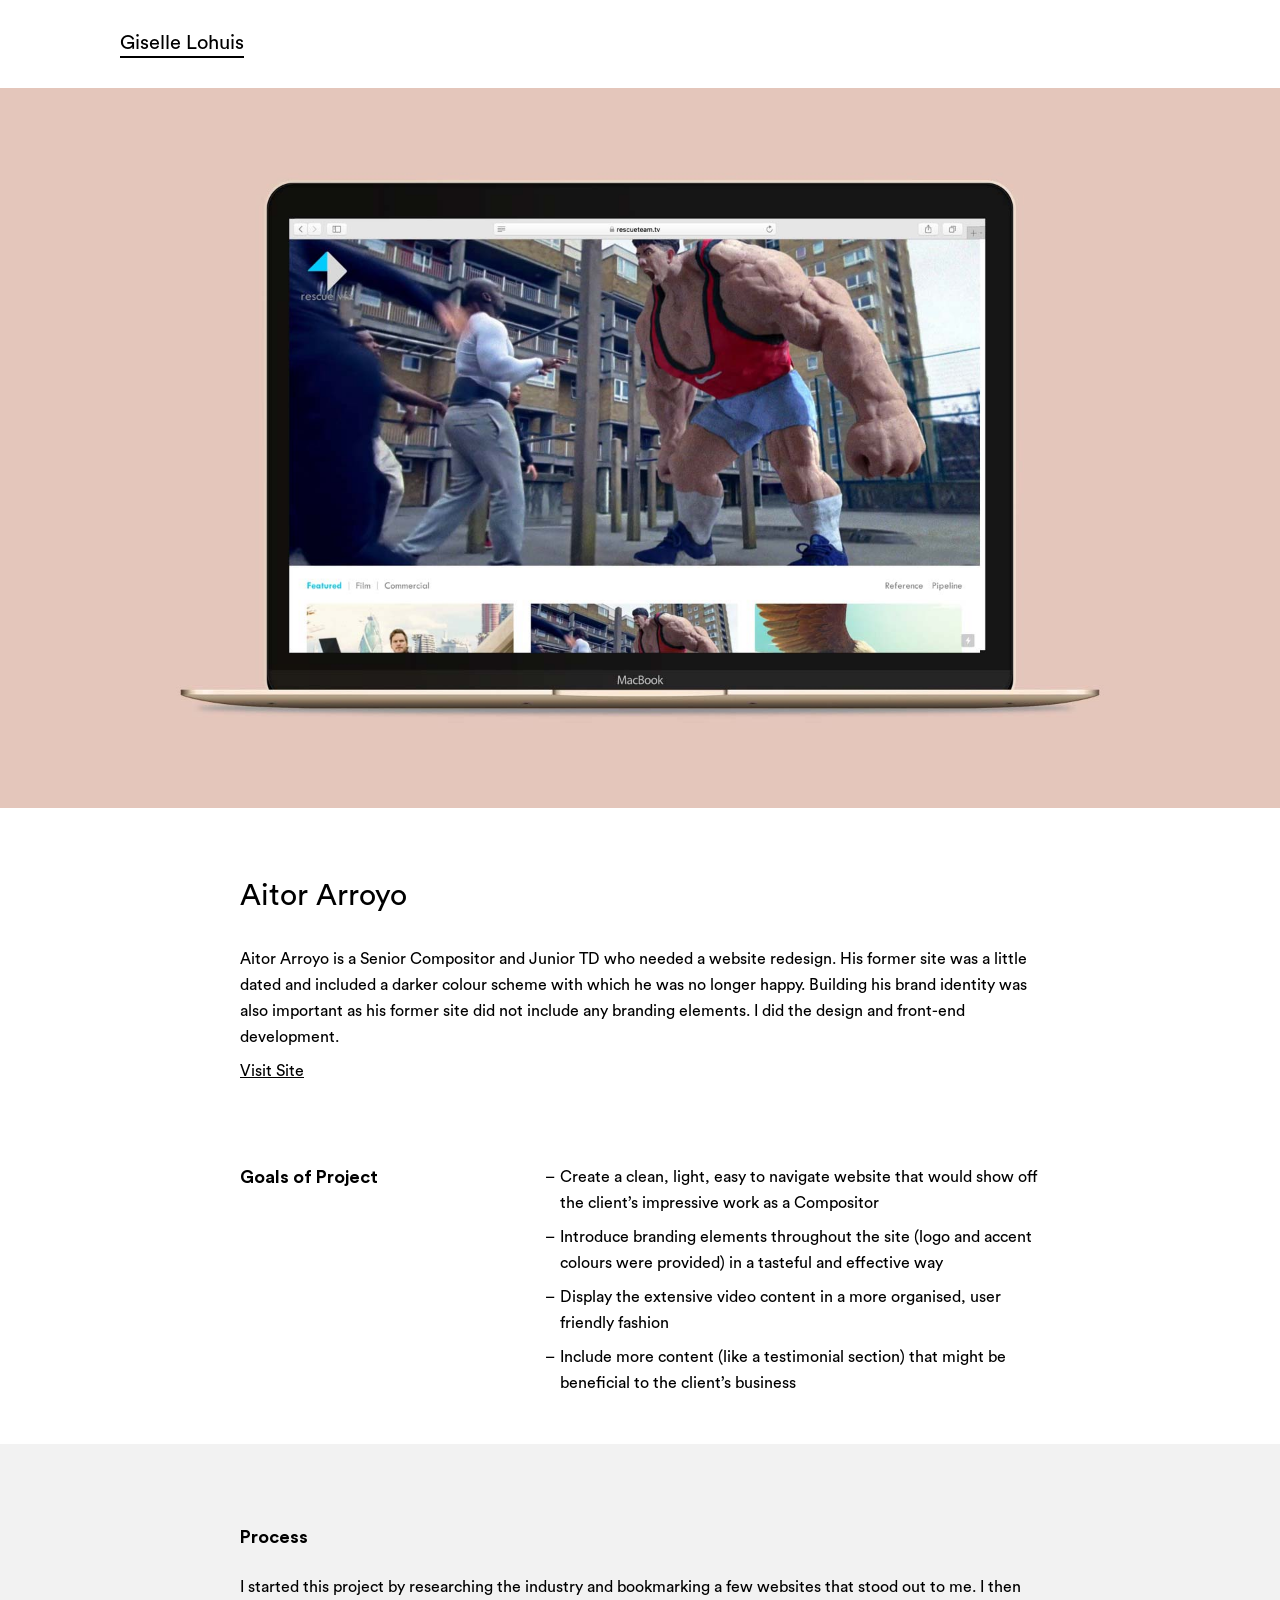
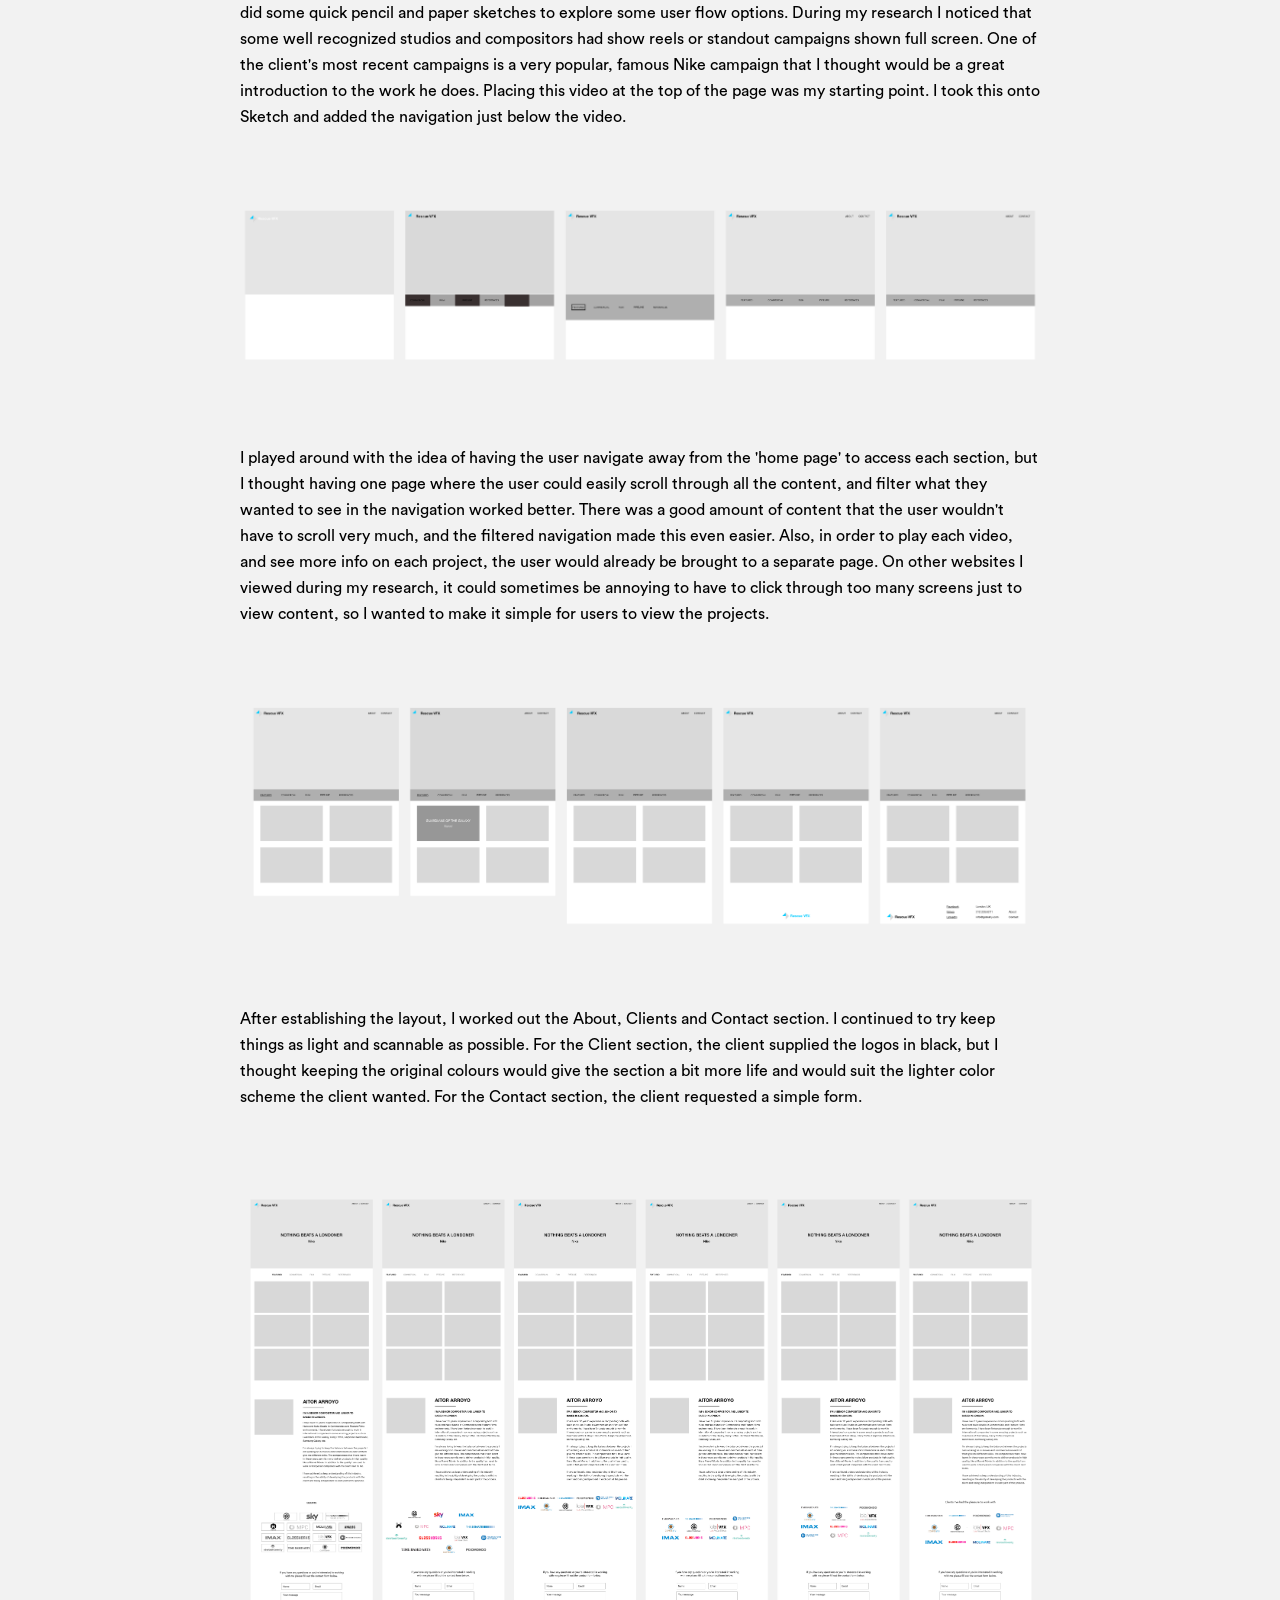
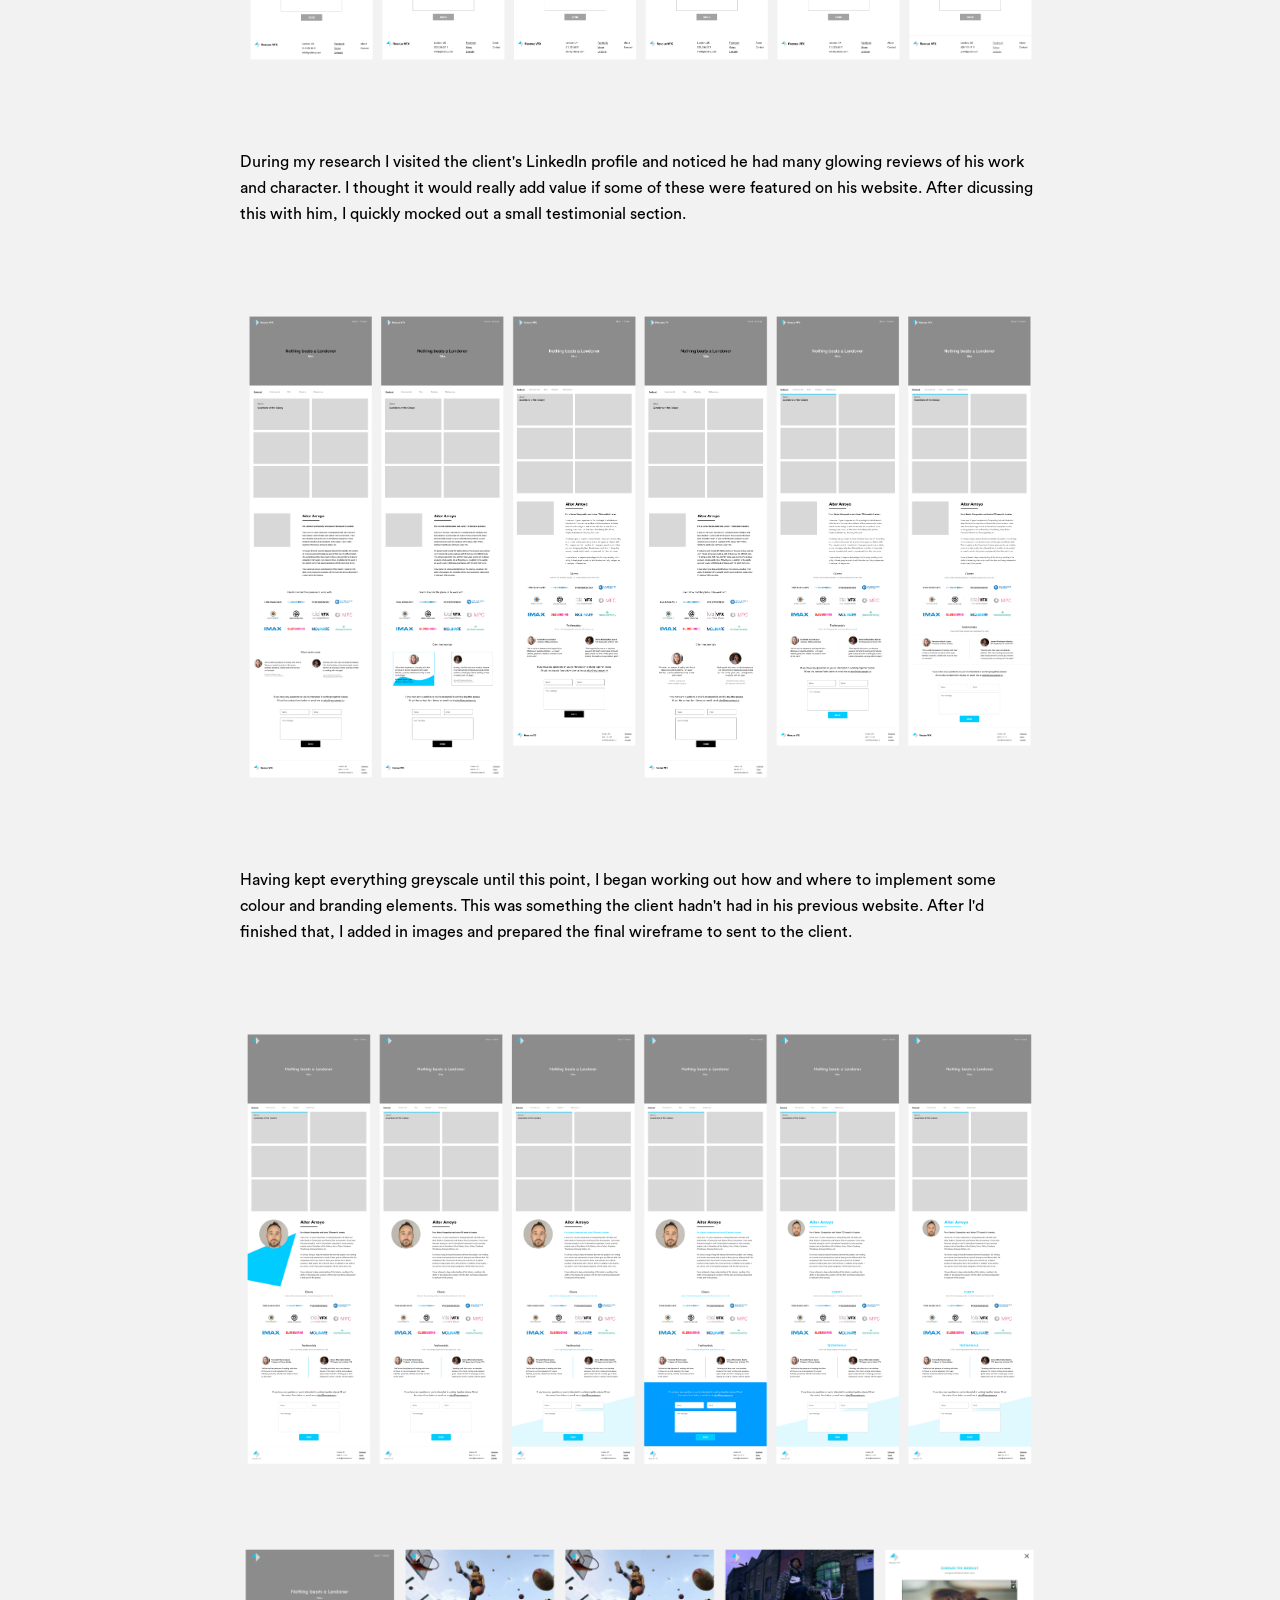
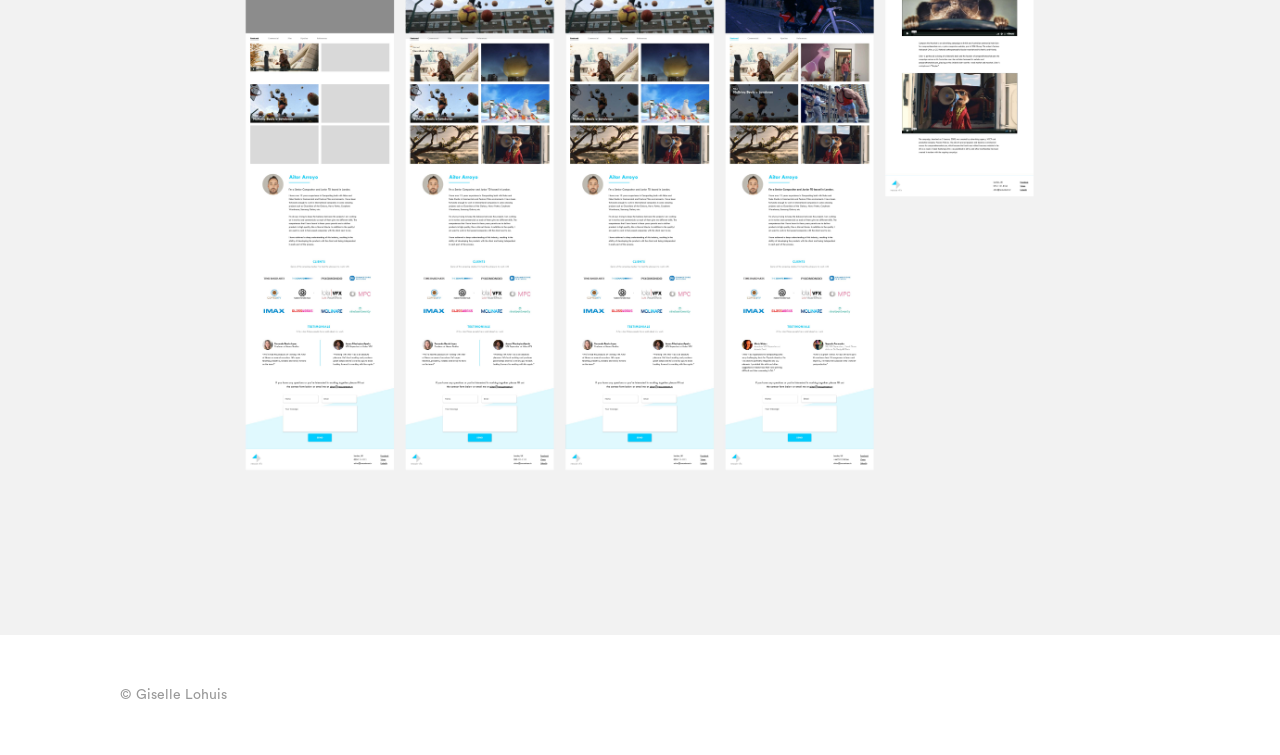
<file: v2/aitor.html>
<!DOCTYPE html>
<html>
	<head>
		<title>Giselle Lohuis Portfolio</title>
		<meta charset="utf-8">
		<link rel="stylesheet" href="style.css"/>
	</head>
	<body class="case">

			<hgroup>
				<h1><a href="index.html">Giselle Lohuis</a></h1>
			</hgroup>

			<header class="workHeader">
				<img src="images/image7.jpg">
				<h3>Aitor Arroyo</h3>
				<p>Aitor Arroyo is a Senior Compositor and Junior TD who needed a website redesign. His former site was a little dated and included a darker colour scheme with which he was no longer happy. Building his brand identity was also important as his former site did not include any branding elements. I did the design and front-end development.</p>
				<p><a href="https://rescueteam.tv">Visit Site</a></p>
			</header>

			<main class="contentBlock">
				<div class="centered">
					<h6>Goals of Project</h6>
					<span>
						<p>Create a clean, light, easy to navigate website that would show off the client’s impressive work as a Compositor</p>
						<p>Introduce branding elements throughout the site (logo and accent colours were provided) in a tasteful and effective way</p>
						<p>Display the extensive video content in a more organised, user friendly fashion</p>
						<p>Include more content (like a testimonial section) that might be beneficial to the client’s business</p>
					</span>
				</div>
				<div class="greyBox">
					<h4>Process</h4>
					<p>I started this project by researching the industry and bookmarking a few websites that stood out to me. I then did some quick pencil and paper sketches to explore some user flow options. During my research I noticed that some well recognized studios and compositors had show reels or standout campaigns shown full screen. One of the client's most recent campaigns is a very popular, famous Nike campaign that I thought would be a great introduction to the work he does. Placing this video at the top of the page was my starting point. I took this onto Sketch and added the navigation just below the video.</p>
					<img src="images/wireframe1.png">
					<p>I played around with the idea of having the user navigate away from the 'home page' to access each section, but I thought having one page where the user could easily scroll through all the content, and filter what they wanted to see in the navigation worked better. There was a good amount of content that the user wouldn't have to scroll very much, and the filtered navigation made this even easier. Also, in order to play each video, and see more info on each project, the user would already be brought to a separate page. On other websites I viewed during my research, it could sometimes be annoying to have to click through too many screens just to view content, so I wanted to make it simple for users to view the projects.</p>
					<img src="images/12.png">
					<p>After establishing the layout, I worked out the About, Clients and Contact section. I continued to try keep things as light and scannable as possible. For the Client section, the client supplied the logos in black, but I thought keeping the original colours would give the section a bit more life and would suit the lighter color scheme the client wanted. For the Contact section, the client requested a simple form.</p>
					<img src="images/1.png">
					<p>During my research I visited the client's LinkedIn profile and noticed he had many glowing reviews of his work and character. I thought it would really add value if some of these were featured on his website. After dicussing this with him, I quickly mocked out a small testimonial section.</p>
					<img src="images/2.png">
					<p>Having kept everything greyscale until this point, I began working out how and where to implement some colour and branding elements. This was something the client hadn't had in his previous website. After I'd finished that, I added in images and prepared the final wireframe to sent to the client.</p>
					<img src="images/4.png">
					<img src="images/6.jpg">
				</div>
			</main>

		<footer>
			<h6>&copy; Giselle Lohuis<h6>
		</footer>

	</body>
</html>
</file>
<file: style.css>
@font-face {
  font-family: "GT-Haptik-Regular";
  src: url("GT-Haptik-Regular.woff") format("woff");
  font-weight: normal;
  font-style: normal;
  font-display: block;
}

@font-face {
  font-family: "GT-Haptik-Bold";
  src: url("GT-Haptik-Bold.woff") format("woff");
  font-weight: normal;
  font-style: normal;
  font-display: block;
}

* {
  padding: 0;
  margin: 0;
  border: 0;
  list-style: none;
  vertical-align: bottom;
  box-sizing: border-box;
  font-style: normal;
  font-weight: normal;
  word-wrap: break-word;
  border-radius: 0;
  -webkit-appearance: none;
  -webkit-text-size-adjust: none;
  -webkit-font-smoothing: antialiased;
}

body::after,
ul::after {
  content: "";
  visibility: hidden;
  display: block;
  font-size: 0;
  clear: both;
  height: 0;
}

body,
header h2 {
  font-family: "GT-Haptik-Regular", sans-serif;
}

header h1,
footer h3,
ul li a strong {
  font-family: "GT-Haptik-Bold", sans-serif;
}

html {
  background: #F1A0DB;
}

body {
  color: #30202C;
}

.bg {
  background: #fff;
}

a:active {
  opacity: .5;
}

header {
  max-width: 968px;
  margin: 0 auto;
  padding: 80px 24px 0;
  position: relative;
}

header h1 {
  font-size: 40px;
  line-height: 48px;
  padding: 32px 0 32px 208px;
}

header h2 {
  font-size: 23px;
  line-height: 32px;
  clear: both;
  padding: 64px 0 80px;
}

header img {
  height: 160px;
  width: 160px;
  border-radius: 80px;
  position: absolute;
  top: 80px;
  left: 24px;
}

a.twitter,
a.linkedin {
  text-decoration: none;
  position: absolute;
  top: 16px;
  transition: transform .2s ease-in-out;
  z-index: 1;
}

a.twitter:hover,
a.linkedin:hover {
  transform: scale(1.04);
}

a.twitter strong,
a.linkedin strong {
  display: none;
}

a.twitter {
  right: 68px;
  top: 17px
}

a.linkedin {
  right: 24px;
}

ul {
  max-width: 968px;
  margin: 0 auto 112px;
  padding: 0 24px;
}

ul li {
  width: calc(50% - 12px);
  display: inline-block;
  float: left;
}

ul li:nth-child(odd) {
  margin: 0 19px 0 0;
}

ul li a {
  position: relative;
  color: #988F96;
  text-decoration: none;
  display: block;
}

ul li a img {
  width: 100%;
  transition: transform .2s ease-in-out;
}

ul li a p {
  font-size: 17px;
  line-height: 24px;
  padding: 20px 0 48px;
}

ul li a strong {
  color: #30202C;
}

ul li a:hover strong {
  text-decoration: underline;
}

ul li a:hover img {
  transform: scale(1.02);
}

ul li a::after {
  position: absolute;
  top: 24px;
  right: 24px;
  display: block;
  content: url('');
}

ul li:nth-child(1) a::after {
  content: url('img/emitwise.svg');
}

ul li:nth-child(2) a::after {
  content: url('img/ctm.svg');
}

ul li:nth-child(3) a::after {
  content: '';
  display: inline-block;
  width: 127px;
  height: 36px;
  background-size: 10px;
  background: url('img/realyse.png') no-repeat 0 0;
  background-size: 100%;
}

ul li:nth-child(4) a::after {
  content: url('img/anja.svg');
}

footer {
  clear: both;
  background: #F1A0DB;
  color: #fff;
  padding: 80px 0;
}

footer section {
  max-width: 968px;
  margin: 0 auto;
  padding: 0 24px;
}

footer h3 {
  font-size: 36px;
  line-height: 40px;
  padding: 0 0 24px;
}

footer a {
  color: #fff;
  font-size: 24px;
  line-height: 32px;
}

footer a:hover {
  text-decoration: none;
}

@media screen and (max-width: 720px) {

  ul li {
    width: 100%;
    display: inline-block;
    float: left;
  }

  header h1 {
    font-size: 32px;
    line-height: 40px;
    padding: 0 0 32px 144px;
  }

  header img {
    height: 120px;
    width: 120px;
  }

  header h2,
  footer a {
    font-size: 20px;
    line-height: 28px;
  }

  footer h3 {
    font-size: 32px;
    line-height: 26px;
  }

}

@media screen and (max-width: 560px) {

  header img {
    top: 24px;
    left: 24px;
  }

  header h1 {
    padding: 96px 0 0 0;
  }

}
</file>
<file: assets/style.css>
@font-face {
  font-family: "Berlingske-Serif-Black";
  src: url("Berlingske-Serif-Black.otf") format("opentype");
  font-weight: normal;
  font-style: normal;
  font-display: block;
}

@font-face {
  font-family: "Okomito-Regular";
  src: url("Okomito-Regular.ttf") format("truetype");
  font-weight: normal;
  font-style: normal;
  font-display: block;
}

@font-face {
  font-family: "Okomito-Medium";
  src: url("Okomito-Medium.ttf") format("truetype");
  font-weight: normal;
  font-style: normal;
  font-display: block;
}

@font-face {
  font-family: "Okomito-Bold";
  src: url("Okomito-Bold.ttf") format("truetype");
  font-weight: normal;
  font-style: normal;
  font-display: block;
}

body,
ol.cases li p,
a.next,
a.home {
  font-family: "Okomito-Regular", sans-serif;
}

.case h1 + p,
figcaption {
  font-family: "Okomito-Medium", sans-serif;
}

footer h5,
a,
strong,
h6 {
  font-family: "Okomito-Bold", sans-serif;
}

h1,
h2,
ol.cases li h4,
footer h5 {
  font-family: "Berlingske-Serif-Black", sans-serif;
}

a {
  color: #14919B;
  text-decoration: underline;
}

a:active {
  color: #14919B;
  text-decoration: underline;
}

* {
  padding: 0;
  margin: 0;
  border: 0;
  list-style: none;
  vertical-align: bottom;
  box-sizing: border-box;
  font-style: normal;
  font-weight: normal;
  word-wrap: break-word;
  border-radius: 0;
  -webkit-appearance: none;
  -webkit-text-size-adjust: none;
}

footer ul::after,
ul.images::after,
.container::after,
footer::after {
  content:"";
  visibility:hidden;
  display:block;
  font-size:0;
  clear:both;
  height:0;
}

body {
  color: #334E68;
  font-size: 18px;
  line-height: 32px;
  border-top: solid 4px #334E68;
  min-width: 1100px;
}

.container {
  max-width: 1160px;
  min-width: 1100px;
  margin: 0 auto;
  padding: 0 40px;
}

.me {
  float: right;
  max-width: 440px;
  margin: 0 0 140px;
  position: relative;
}

.me::after {
  content: "";
  display: block;
  width: 100%;
  height: 100%;
  background: #BEF8FD;
  position: absolute;
  top: -24px;
  left: -24px;
  z-index: -1;
}

.me img {
  float: left;
  max-width: 100%;
}

h1 {
  margin: 164px 0 0;
  font-size: 48px;
  line-height: 56px;
  padding: 0 0 24px;
}

p {
  font-size: 18px;
  line-height: 32px;
  margin: 0 0 32px;
  max-width: 520px;
}

ol.cases {
  clear: both;
  margin-top: 80px;
  max-width: 100%;
}

ol.cases li {
  float: left;
  width: calc(50% - 20px);
  margin-right: 40px;
}

ol.cases li:nth-child(1) {
  width: 42%;
}

ol.cases li:nth-child(2) {
  width: 54%;
}

ol.cases li:nth-child(3) {
  width: 56%;
}

ol.cases li:nth-child(4) {
  width: 40%;
}

ol.cases li:nth-child(5) {
  width: 50%;
}

ol.cases li:nth-child(even) {
  margin-right: 0;
}

ol.cases li a {
  text-decoration: none;
  color: inherit;
  display: block;
}

ol.cases li a:hover h4 {
  text-decoration: underline;
}

ol.cases li img {
  width: 100%;
  float: left;
  margin: 0 0 16px;
  transition: transform .2s ease-in-out;
}

ol.cases a:hover img {
	transform: scale(1.02);
}

ol.cases a:active img {
	transform: scale(.98);
}

ol.cases li h4 {
  font-size: 24px;
  line-height: 32px;
  color: #14919B;
}

ol.cases li p {
  font-size: 16px;
  line-height: 24px;
  margin: 0 0 80px;
  max-width: 380px;
}

footer {
 background: #334E68;
 color: #F0F4F8;
 display: block;
 clear: both;
 text-align: center;
 padding: 80px 40px 88px;
 margin-top: 56px;
}

footer h5 {
  font-size: 28px;
  line-height: 32px;
  margin: 0 auto 24px;
  -webkit-font-smoothing: antialiased;
}

footer h5::after {
  content: "";
  display: block;
  width: 60px;
  height: 2px;
  background: #BEF8FD;
  margin: 16px auto 0;
}

footer p {
  font-size: 16px;
  line-height: 16px;
  margin: 0 auto 32px;
}

footer p a {
  color: #BEF8FD;
}

footer ul {
  max-width: 146px;
  margin: 40px auto 0;
}

footer ul li {
  float: left;
  margin-left: 24px;
}

footer ul li:nth-child(1) {
  margin-left: 0;
}

footer ul li a:hover svg {
  opacity: 0.6;
}

footer ul li a:active svg {
  opacity: .4;
}

footer ul li a svg {
  opacity: .2;
}

footer ul li a strong {
  display: none;
}

.case {
  border: none;
}

.case footer {
  margin-top: 24px;
}

.case h1 {
  font-size: 40px;
  line-height: 48px;
  margin: 100px 0 0;
  text-align: center;
  color: #E0FCFF;
  -webkit-font-smoothing: antialiased;
}

.case.green h1 {
  margin-top: 96px;
}

.case h1 + p {
  color: #E0FCFF;
  text-align: center;
  font-size: 18px;
  line-height: 32px;
  margin: 0 auto 76px;
  max-width: 760px;
  -webkit-font-smoothing: antialiased;
}

.case img + a + h1,
.case img + a + h1 +p {
  color: #334E68
}

.case h1 + p + img {
  display: block;
  margin: 0 auto 80px;
}

.case img.full {
  margin: 0;
  width: 100%;
  max-width: 100%;
  z-index: -1;
}

.case .topColourBlock {
  background: #486581;
  height: 640px;
  position: absolute;
  top: 0;
  left: 0;
  right: 0;
  z-index: -1;
}

.case.green {
  border-top: solid 4px #65D6AD;
}

.case.green .topColourBlock {
  background: transparent;
}

.case.green h1 {
  color: #65D6AD;
}

.case.green h1 + p {
  color: #627D98;
}

.case.green a.home {
  color: inherit;
}

.case.green h1 + p + img {
  margin: 0 auto -48px;
}

.case h2 {
  font-size: 40px;
  line-height: 48px;
  max-width: 640px;
  margin: 0 auto 24px;
}

.case.green h2 {
  color: #65D6AD;
}

.case .home + h2 {
  margin-top: 96px;
}

.case p {
  font-size: 18px;
  line-height: 32px;
  margin: 0 auto 32px;
  max-width: 640px;
}

.case h6 {
  font-size: 18px;
  line-height: 32px;
  margin: 0 auto 16px;
  max-width: 640px;
}

.case .colourBlock {
  padding: 96px 0 80px;
  margin: 96px 0;
  display: block;
  background: #243B53;
  -webkit-font-smoothing: antialiased;
}

.case .colourBlock.light {
  background: #F0F4F8;
  margin: 0;
  -webkit-font-smoothing: subpixel-antialiased;
}

.case .colourBlock.light + .colourBlock {
  margin-top: 0;
}

.case .colourBlock.light h2 {
  margin-top: 48px;
  color: #65D6AD;
}

.case.green .colourBlock.light p {
  color: #334E68;
}

.case .colourBlock ol li {
  background-image: url(bullet.svg);
}

.case .colourBlock ol {
  margin-bottom: 0;
}

.case .colourBlock ol + video {
  margin-bottom: 0;
}

.case ol {
  margin: 0 auto 64px;
  max-width: 640px;
}

.case ol li {
  background: url(bulletDark.svg) no-repeat 0 6px;
  margin: 0 0 24px;
  font-size: 18px;
  line-height: 32px;
  padding: 0 0 0 40px;
}

.case img,
.case video {
  display: block;
  margin: 40px auto 80px;
  max-width: 640px;
}

.case figure img,
.case figure video {
  margin-bottom: 16px;
}

.case figcaption {
  font-size: 16px;
  line-height: 24px;
  display: block;
  margin: 0 auto 32px;
  max-width: 640px;
  text-align: center;
  color: rgba(51, 78, 104, 0.5);
}

.credits {
  padding-top: 48px;
  color: rgba(51, 78, 104, 0.6);
  margin: 0 auto;
}

.credits + .credits {
  padding-top: 0;
}

.case .colourBlock figcaption {
  color: rgba(224, 252, 255, 0.6);
}

.case figcaption + ul {
  margin-top: 0;
}

.case ul + figcaption {
  position: relative;
  top: -8px;
  text-align: center;
}

.case ul.inline + figcaption {
  top: -48px;
  margin-bottom: 0;
}

.case .colourBlock h2 {
  color: #E0FCFF;
}

.case .colourBlock p {
  color: #E0FCFF;
}

.case.green .colourBlock h2 {
  color: #65D6AD;
}

.case.green .colourBlock p {
  color: #EFFCF6;
}


.case .colourBlock ol {
  color: #E0FCFF;
}

ul.images + p {
  margin-top: 48px;
}

ul.images + ul.images {
  margin-top: 0;
  padding-top: 0;
}

ul.images {
  padding: 24px 24px 0;
  width: 100%;
  margin: 48px 0 0;
}

ul.images.inline {
  width: 640px;
  padding: 0 0 40px;
  margin: 48px auto 0;
}

ul.images li {
  float: left;
  width: 100%;
}

ul.images li img {
  margin: 0;
  width: 100%;
  max-width: 100%;
  margin-bottom: 24px;
  box-shadow: 0 2px 4px rgba(0,0,0,.2)
}

ul.images.noShadow li img {
  box-shadow: none;
}

ul.images.two li {
  width: calc(50% - 12px);
  margin-right: 24px;
}

ul.images.two li:nth-child(2n) {
  margin-right: 0;
}

ul.images.three li:nth-child(3n){
  margin-right: 0;
}

ul.images.three li {
  width: calc(33% - 12px);
  margin-right: 24px;
}

a.next,
a.home {
  font-size: 18px;
  line-height: 32px;
  margin: 0 40px 32px;
  text-align: right;
  display: block;
  text-decoration: none;
  float: right;
}

img + a.home {
  color: inherit;
}

a.home {
  float: left;
  position: absolute;
  top:32px;
  left: 0;
  color: #E0FCFF;
}

a.next:hover,
a.home:hover {
  text-decoration: underline;
}
</file>
<file: v2/style.css>
* {
	padding: 0;
	margin: 0;
	border: 0;
	offset: 0;
	font-weight: 400;
	list-style: none;
	vertical-align: baseline;
	box-sizing: border-box;
	-webkit-text-size-adjust: none;
}

.work::after,
.about::after,
.content::after {
  visibility: hidden;
  display: block;
  font-size: 0;
  content: "";
  clear: both;
  height: 0;
}

@font-face {
	font-family:'Circular Std Book';
	src:url("fonts/CircularStd-Book.otf") format("opentype");
	font-weight:normal;
	font-style:normal;
}

@font-face {
	font-family:'Circular Std Bold';
	src:url("fonts/CircularStd-Bold.ttf") format("truetype");
	font-weight:normal;
	font-style:normal;
}

@font-face {
font-family:'Baskerville MT Std Semi-Bold';
src:url('fonts/BaskervilleMTStd-SemiBd.otf') format('opentype');
font-weight:normal;
font-style:normal; }

body,
footer h6 {
  font-family: 'Circular Std Book', sans-serif;
	min-width: 960px;
}

h6,
.content h4,
.content h6 {
  font-family:'Circular Std Bold', sans-serif;
}

body {
font-size: 16px;
font-weight: 400;
line-height: 26px;

}

img {
width: 100%;
}

nav {
top: 0;
right: 0;
float: right;
position: fixed;
z-index: 9;
padding: 30px 60px 30px 0;
}

nav ul li {
display: inline-block;
padding-left: 30px;
}

nav ul li a {
text-decoration: none;
color: black;
}

a:hover {
color: #F55405;
}

.active {
color: #F55405;
}

hgroup {
padding: 30px 0 0 120px;
height: 88px;
display: inline-block;
}

hgroup h1 {
font-size: 20px;
font-weight: 400;
border-bottom: 2px solid #000;
}

hgroup h2 {
line-height: 16px;
font-size: 16px;
color: #F55405;
font-weight: 400;
}

h3 {
width: 980px;
margin: 40px 120px 60px;
font-size: 34px;
font-weight: 400;
line-height: 48px;
}

h3 span {
color: #F55405;
}

.case h3 {
	width: auto;
}

.work {
margin: 45px 105px 90px;
}



.work li {
width: 50%;
float: left;
}

.work a:hover {
  color: #F55405;
}

.work a {
	position: relative;
	color: #000;
	margin: 15px;
	display: block;
	text-decoration: none;
}

 .work a:hover h4 {
text-decoration: underline;
}

.work img {
	position: relative;
	width: 100%;
	display: block;
	margin-bottom: 16px;
	transition: transform .2s ease-in-out;
}

.work a:hover img {
	transform: scale(1.05);
}

.work a:active img {
	transform: scale(.98);
}

.work a:hover::after {
  position: absolute;
  z-index: 1;
  width: 100%;
  height: 100%;
  content: '';
  display: block;
  top: 0;
  right: 0;
  bottom: 0;
  left: 0;
}

.work h4,
.work h5 {
font-size: 14px;
font-weight: 400;
}

.work h4 {
text-transform: uppercase;
line-height: 14px;
}

.work h5 {
color: #848482;
}

.right50 {
  float: right;
  width: 50%;
  padding-bottom: 60px
}

.content {
  padding: 0 120px 60px;
}

.content h6 {
width: 50%;
text-align: right;
padding-right: 120px;
clear: both;
font-weight: 400;
float: left;
text-transform: uppercase;
font-size: 16px;
}

.content p {
  padding-bottom: 16px;
}

.content a {
  color: #000;
}

.content a:hover {
color: #F55405;
}


footer {
  clear: both;
  height: 120px;
}

footer h6 {
	font-size: 14px;
  line-height: 120px;
  vertical-align: middle;
  margin-left: 120px;
	color: rgba(0,0,0,.4);
}

.case hgroup h1:hover {
  color: #F55405;
}

hgroup a {
text-decoration: none;
}


hgroup h1 a:hover {
color: #F55405;
}

hgroup h1 a {
  display: block;
color: #000;
}

header.workHeader {

}

.workHeader img {
width: 100%;
top:0;
}

header.workHeader h3 {
font-size: 30px;
line-height: 40px;
font-weight: 400;
margin: 60px auto 30px;
max-width: 800px;
}

header.workHeader p {
max-width: 800px;
margin: 0 auto 8px;
}


header.workHeader a {
margin: 0;
color: #000;
}

.workHeader a:hover {
  color: #F55405;
}


.contentBlock {
margin: 80px 0 0;
}

.contentBlock span p::before {
content: "– ";
position: absolute;
left: -15px;
}

.contentBlock span p {
  position: relative;
}

.centered {
	max-width: 800px;
	margin:0 auto;
}

.contentBlock h6 {
  width: 40%;
  float: left;
  clear: both;
  font-size: 18px;
}

.contentBlock span {
  width: 60%;
  float: left;
  text-align: left;
  margin-bottom: 40px;
}

.contentBlock span p {
	margin: 0 0 8px;
}

.contentBlock h4 {
	font-size: 18px;
	max-width: 800px;
	margin:0 auto 24px;
	font-family: 'Circular Std Bold', sans-serif;
}

.contentBlock p {
	max-width: 800px;
	margin:0 auto 24px;
}

.contentBlock img {
	max-width: 800px;
	margin:80px auto 80px;
	display: block;
}

.greyBox {
	background: #f2f2f2;
	padding: 80px 0;
	clear: both;
}



.goals ul {
  clear: both;
}

.goals ul {
	margin: 0 120px 0 120px;
}

.goals ul li {
	padding-top: 40px;
}

.goals ul li h4 {
	margin-bottom: 16px;
}

.goals ul li p {
	margin-bottom: 20px;
}

.goals ul li img {
	width: 48%;
	display: inline-block;
}

.goals ul {
  clear: both;
}

ul.bA {
	position: relative;
	padding: 0 120px 0;
}

ul.bA li {
	float: left;
	width: 44%;
	margin: 40px 0 0 0;
	clear: right;
}

ul.bA li.right {
	float: right;
}

ul.bA li h4 {
	margin-bottom: 16px;
}

ul.bA li p {
	margin-bottom: 20px;
}

ul.bA li img {
	width: 100%;
	display: block;
}

ul.bA li.fullWidth {
  width: 100% !important;
}

ul li.special {
	width: 100%;
}

ul li.special img {
	width: 70%;
}

ul li.special video {
width: 25%;
float: right;
border: 1px solid #ddd;
box-shadow: 3px 3px 3px #ddd;
}

.content h6 {
  clear: both;
}

/* AITOR */

/* .aitor {
	background-color: #F2F2F2;
} */

ul.aitor {
clear: both;
float: left;
}



ul.aitor {
	margin: 0 120px 0 120px;
}

ul.aitor li {
	padding-top: 40px;
}

ul.aitor li h4 {
	margin-bottom: 16px;
}

ul.aitor li p {
	margin-bottom: 20px;
}

.goals ul li img {
	width: 48%;
	display: inline-block;
}


/* HAVAS */

.mobext {
	background-color:#F2F2F2;
}
.havas{
/* padding: 60px 240px 0 240px; */
max-width: 800px;
margin: 80px auto 0;
}

.mobext .workHeader {
background-color:#F2F2F2;
padding-top: 2px;
}

.workHeader h4 {
max-width: 800px;
margin: 0 auto;
padding-bottom: 30px;
font-family:'Circular Std Bold', sans-serif;
font-size: 18px;
}

h8 {
display: block;
clear: both;
padding: 32px 0 0 120px;
}

.sheila p {
  padding-left: 120px;
}

/* REDESIGN */

.redesign section img {
	margin: 68px 0 96px 0;
}

.redesign section h6 {
	width: 30%;
	float: left;
	margin-left: 120px;
	clear: both;
	font-size: 20px;
	padding-bottom: 20px;
}



.redesign section span p {
	clear: both;
	padding-top: 4px;
	margin-left: 120px;
}

.redesign span p::before {
	content: "– ";
}

.redesign ul {
	margin-top: 8px;
}

.redesign ul h4 {
	padding-bottom: 8px;
}


.redesign ul li img {
	float: left;
}

/* .redesign ul li img:nth-child(2) {

} */
.redesign ul li h4 {
	width: 48%;
	display: inline-block;
	float: left;
}

.redesign ul li h4:nth-child(even){
	width: 48%;
	display: inline-block;
	float: right !important;
}

.redesign span p {
	width: 60%;
}

.redesign span.second p:before {
	content: "";
}
</file>
<file: v3/assets/style.css>
@font-face {
  font-family: "Berlingske-Serif-Black";
  src: url("Berlingske-Serif-Black.otf") format("opentype");
  font-weight: normal;
  font-style: normal;
  font-display: block;
}

@font-face {
  font-family: "Okomito-Regular";
  src: url("Okomito-Regular.ttf") format("truetype");
  font-weight: normal;
  font-style: normal;
  font-display: block;
}

@font-face {
  font-family: "Okomito-Medium";
  src: url("Okomito-Medium.ttf") format("truetype");
  font-weight: normal;
  font-style: normal;
  font-display: block;
}

@font-face {
  font-family: "Okomito-Bold";
  src: url("Okomito-Bold.ttf") format("truetype");
  font-weight: normal;
  font-style: normal;
  font-display: block;
}

body,
ol.cases li p,
a.next,
a.home {
  font-family: "Okomito-Regular", sans-serif;
}

.case h1 + p,
figcaption {
  font-family: "Okomito-Medium", sans-serif;
}

footer h5,
a,
strong,
h6 {
  font-family: "Okomito-Bold", sans-serif;
}

h1,
h2,
ol.cases li h4,
footer h5 {
  font-family: "Berlingske-Serif-Black", sans-serif;
}

a {
  color: #14919B;
  text-decoration: underline;
}

a:active {
  color: #14919B;
  text-decoration: underline;
}

* {
  padding: 0;
  margin: 0;
  border: 0;
  list-style: none;
  vertical-align: bottom;
  box-sizing: border-box;
  font-style: normal;
  font-weight: normal;
  word-wrap: break-word;
  border-radius: 0;
  -webkit-appearance: none;
  -webkit-text-size-adjust: none;
}

footer ul::after,
ul.images::after,
.container::after,
footer::after {
  content:"";
  visibility:hidden;
  display:block;
  font-size:0;
  clear:both;
  height:0;
}

body {
  color: #334E68;
  font-size: 18px;
  line-height: 32px;
  border-top: solid 4px #334E68;
  min-width: 1100px;
}

.container {
  max-width: 1160px;
  min-width: 1100px;
  margin: 0 auto;
  padding: 0 40px;
}

.me {
  float: right;
  max-width: 440px;
  margin: 0 0 140px;
  position: relative;
}

.me::after {
  content: "";
  display: block;
  width: 100%;
  height: 100%;
  background: #BEF8FD;
  position: absolute;
  top: -24px;
  left: -24px;
  z-index: -1;
}

.me img {
  float: left;
  max-width: 100%;
}

h1 {
  margin: 164px 0 0;
  font-size: 48px;
  line-height: 56px;
  padding: 0 0 24px;
}

p {
  font-size: 18px;
  line-height: 32px;
  margin: 0 0 32px;
  max-width: 520px;
}

ol.cases {
  clear: both;
  margin-top: 80px;
  max-width: 100%;
}

ol.cases li {
  float: left;
  width: calc(50% - 20px);
  margin-right: 40px;
}

ol.cases li:nth-child(1) {
  width: 42%;
}

ol.cases li:nth-child(2) {
  width: 54%;
}

ol.cases li:nth-child(3) {
  width: 56%;
}

ol.cases li:nth-child(4) {
  width: 40%;
}

ol.cases li:nth-child(5) {
  width: 50%;
}

ol.cases li:nth-child(even) {
  margin-right: 0;
}

ol.cases li a {
  text-decoration: none;
  color: inherit;
  display: block;
}

ol.cases li a:hover h4 {
  text-decoration: underline;
}

ol.cases li img {
  width: 100%;
  float: left;
  margin: 0 0 16px;
  transition: transform .2s ease-in-out;
}

ol.cases a:hover img {
	transform: scale(1.02);
}

ol.cases a:active img {
	transform: scale(.98);
}

ol.cases li h4 {
  font-size: 24px;
  line-height: 32px;
  color: #14919B;
}

ol.cases li p {
  font-size: 16px;
  line-height: 24px;
  margin: 0 0 80px;
  max-width: 380px;
}

footer {
 background: #334E68;
 color: #F0F4F8;
 display: block;
 clear: both;
 text-align: center;
 padding: 80px 40px 88px;
 margin-top: 56px;
}

footer h5 {
  font-size: 28px;
  line-height: 32px;
  margin: 0 auto 24px;
  -webkit-font-smoothing: antialiased;
}

footer h5::after {
  content: "";
  display: block;
  width: 60px;
  height: 2px;
  background: #BEF8FD;
  margin: 16px auto 0;
}

footer p {
  font-size: 16px;
  line-height: 16px;
  margin: 0 auto 32px;
}

footer p a {
  color: #BEF8FD;
}

footer ul {
  max-width: 146px;
  margin: 40px auto 0;
}

footer ul li {
  float: left;
  margin-left: 24px;
}

footer ul li:nth-child(1) {
  margin-left: 0;
}

footer ul li a:hover svg {
  opacity: 0.6;
}

footer ul li a:active svg {
  opacity: .4;
}

footer ul li a svg {
  opacity: .2;
}

footer ul li a strong {
  display: none;
}

.case {
  border: none;
}

.case footer {
  margin-top: 24px;
}

.case h1 {
  font-size: 40px;
  line-height: 48px;
  margin: 100px 0 0;
  text-align: center;
  color: #E0FCFF;
  -webkit-font-smoothing: antialiased;
}

.case.green h1 {
  margin-top: 96px;
}

.case h1 + p {
  color: #E0FCFF;
  text-align: center;
  font-size: 18px;
  line-height: 32px;
  margin: 0 auto 76px;
  max-width: 760px;
  -webkit-font-smoothing: antialiased;
}

.case img + a + h1,
.case img + a + h1 +p {
  color: #334E68
}

.case h1 + p + img {
  display: block;
  margin: 0 auto 80px;
}

.case img.full {
  margin: 0;
  width: 100%;
  max-width: 100%;
  z-index: -1;
}

.case .topColourBlock {
  background: #486581;
  height: 640px;
  position: absolute;
  top: 0;
  left: 0;
  right: 0;
  z-index: -1;
}

.case.green {
  border-top: solid 4px #65D6AD;
}

.case.green .topColourBlock {
  background: transparent;
}

.case.green h1 {
  color: #65D6AD;
}

.case.green h1 + p {
  color: #627D98;
}

.case.green a.home {
  color: inherit;
}

.case.green h1 + p + img {
  margin: 0 auto -48px;
}

.case h2 {
  font-size: 40px;
  line-height: 48px;
  max-width: 640px;
  margin: 0 auto 24px;
}

.case.green h2 {
  color: #65D6AD;
}

.case .home + h2 {
  margin-top: 96px;
}

.case p {
  font-size: 18px;
  line-height: 32px;
  margin: 0 auto 32px;
  max-width: 640px;
}

.case h6 {
  font-size: 18px;
  line-height: 32px;
  margin: 0 auto 16px;
  max-width: 640px;
}

.case .colourBlock {
  padding: 96px 0 80px;
  margin: 96px 0;
  display: block;
  background: #243B53;
  -webkit-font-smoothing: antialiased;
}

.case .colourBlock.light {
  background: #F0F4F8;
  margin: 0;
  -webkit-font-smoothing: subpixel-antialiased;
}

.case .colourBlock.light + .colourBlock {
  margin-top: 0;
}

.case .colourBlock.light h2 {
  margin-top: 48px;
  color: #65D6AD;
}

.case.green .colourBlock.light p {
  color: #334E68;
}

.case .colourBlock ol li {
  background-image: url(bullet.svg);
}

.case .colourBlock ol {
  margin-bottom: 0;
}

.case .colourBlock ol + video {
  margin-bottom: 0;
}

.case ol {
  margin: 0 auto 64px;
  max-width: 640px;
}

.case ol li {
  background: url(bulletDark.svg) no-repeat 0 6px;
  margin: 0 0 24px;
  font-size: 18px;
  line-height: 32px;
  padding: 0 0 0 40px;
}

.case img,
.case video {
  display: block;
  margin: 40px auto 80px;
  max-width: 640px;
}

.case figure img,
.case figure video {
  margin-bottom: 16px;
}

.case figcaption {
  font-size: 16px;
  line-height: 24px;
  display: block;
  margin: 0 auto 32px;
  max-width: 640px;
  text-align: center;
  color: rgba(51, 78, 104, 0.5);
}

.credits {
  padding-top: 48px;
  color: rgba(51, 78, 104, 0.6);
  margin: 0 auto;
}

.credits + .credits {
  padding-top: 0;
}

.case .colourBlock figcaption {
  color: rgba(224, 252, 255, 0.6);
}

.case figcaption + ul {
  margin-top: 0;
}

.case ul + figcaption {
  position: relative;
  top: -8px;
  text-align: center;
}

.case ul.inline + figcaption {
  top: -48px;
  margin-bottom: 0;
}

.case .colourBlock h2 {
  color: #E0FCFF;
}

.case .colourBlock p {
  color: #E0FCFF;
}

.case.green .colourBlock h2 {
  color: #65D6AD;
}

.case.green .colourBlock p {
  color: #EFFCF6;
}


.case .colourBlock ol {
  color: #E0FCFF;
}

ul.images + p {
  margin-top: 48px;
}

ul.images + ul.images {
  margin-top: 0;
  padding-top: 0;
}

ul.images {
  padding: 24px 24px 0;
  width: 100%;
  margin: 48px 0 0;
}

ul.images.inline {
  width: 640px;
  padding: 0 0 40px;
  margin: 48px auto 0;
}

ul.images li {
  float: left;
  width: 100%;
}

ul.images li img {
  margin: 0;
  width: 100%;
  max-width: 100%;
  margin-bottom: 24px;
  box-shadow: 0 2px 4px rgba(0,0,0,.2)
}

ul.images.noShadow li img {
  box-shadow: none;
}

ul.images.two li {
  width: calc(50% - 12px);
  margin-right: 24px;
}

ul.images.two li:nth-child(2n) {
  margin-right: 0;
}

ul.images.three li:nth-child(3n){
  margin-right: 0;
}

ul.images.three li {
  width: calc(33% - 12px);
  margin-right: 24px;
}

a.next,
a.home {
  font-size: 18px;
  line-height: 32px;
  margin: 0 40px 32px;
  text-align: right;
  display: block;
  text-decoration: none;
  float: right;
}

img + a.home {
  color: inherit;
}

a.home {
  float: left;
  position: absolute;
  top:32px;
  left: 0;
  color: #E0FCFF;
}

a.next:hover,
a.home:hover {
  text-decoration: underline;
}
</file>
